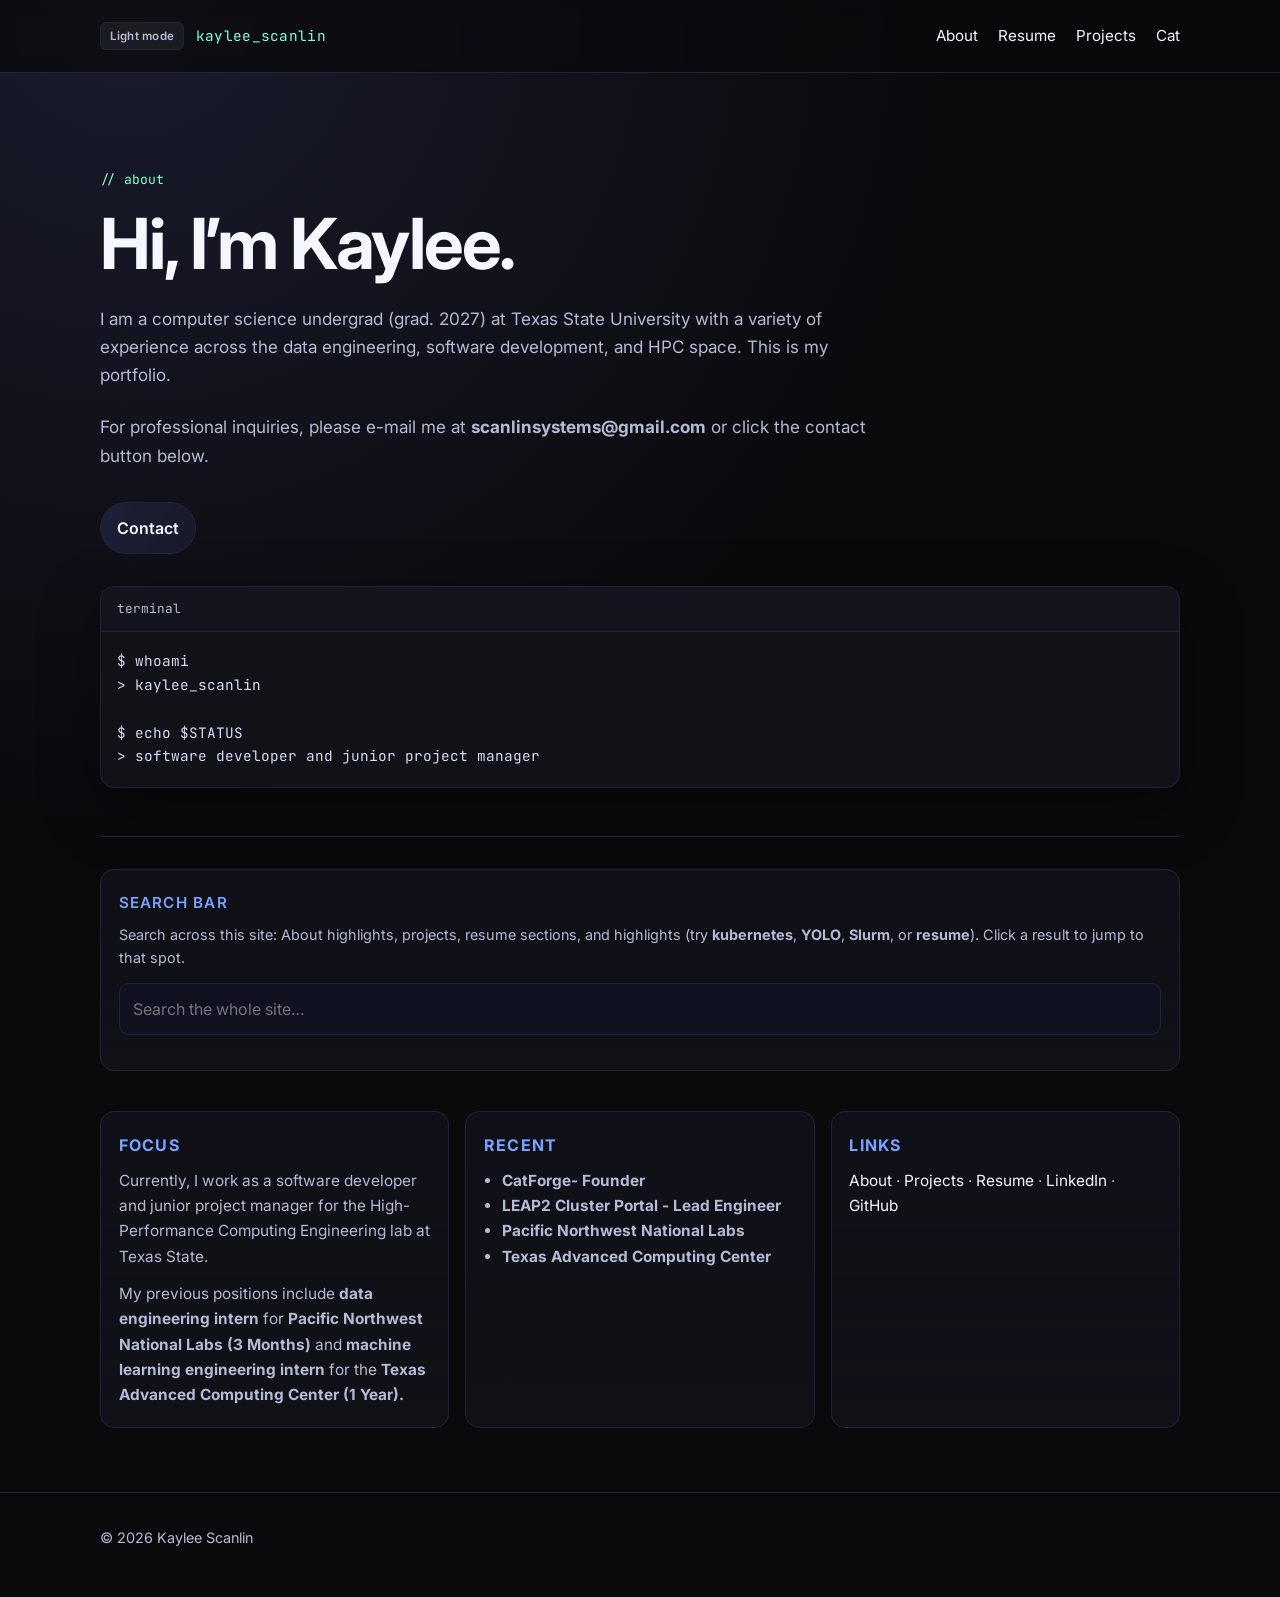
<file: index.html>
<!doctype html>
<html lang="en">
<head>
  <meta charset="utf-8" />
  <meta name="viewport" content="width=device-width,initial-scale=1" />
  <script>
    (function () {
      try {
        if (localStorage.getItem("site-theme") === "retro") {
          document.documentElement.setAttribute("data-theme", "retro");
        }
      } catch (_) {}
    })();
  </script>
  <link rel="stylesheet" href="/assets/css/theme.css" />
  <link rel="stylesheet" href="/assets/css/retro-light.css" />
  <title>Kaylee Scanlin</title>
  <meta name="description" content="Kaylee Scanlin — portfolio, projects, and writing." />
  <style>
    @import url("https://fonts.googleapis.com/css2?family=Inter:wght@400;500;600;700;800&family=JetBrains+Mono:wght@400;500;700&display=swap");

    :root {
      --bg: #0a0a0d;
      --panel: #111118;
      --panel-soft: #14141f;
      --text: #f5f7ff;
      --muted: #b5bbd6;
      --line: #232337;
      --accent: #86ffd1;
      --accent-2: #7aa2ff;
    }

    * {
      box-sizing: border-box;
    }

    html, body {
      margin: 0;
      padding: 0;
      background: radial-gradient(circle at 10% 0%, #1a1b2d 0%, var(--bg) 42%);
      color: var(--text);
      font-family: Inter, system-ui, sans-serif;
      line-height: 1.65;
    }

    a {
      color: var(--text);
      text-decoration: none;
    }

    a:hover {
      color: var(--accent);
    }

    .container {
      width: min(1080px, 92vw);
      margin: 0 auto;
    }

    .site-header {
      position: sticky;
      top: 0;
      z-index: 20;
      backdrop-filter: blur(8px);
      background: rgba(10, 10, 13, 0.75);
      border-bottom: 1px solid var(--line);
    }

    .nav {
      min-height: 72px;
      display: flex;
      align-items: center;
      justify-content: space-between;
      gap: 1rem;
    }

    .brand {
      font-family: "JetBrains Mono", monospace;
      font-size: 0.9rem;
      color: var(--accent);
      letter-spacing: 0.02em;
    }

    .brand::before {
      content: "kaylee_scanlin";
    }

    .nav-links {
      display: flex;
      align-items: center;
      gap: 1.25rem;
      font-size: 0.95rem;
      color: var(--muted);
    }

    .hero {
      padding: 6rem 0 3rem;
      border-bottom: 1px solid var(--line);
    }

    .eyebrow {
      font-family: "JetBrains Mono", monospace;
      font-size: 0.82rem;
      color: var(--accent);
      margin: 0 0 1rem;
    }

    h1 {
      font-size: clamp(2.2rem, 6vw, 4.4rem);
      line-height: 1.05;
      margin: 0;
      letter-spacing: -0.03em;
    }

    .lead {
      max-width: 72ch;
      margin-top: 1.5rem;
      font-size: 1.07rem;
      color: var(--muted);
    }

    .cta-row {
      margin-top: 2rem;
      display: flex;
      flex-wrap: wrap;
      gap: 0.75rem;
    }

    .btn {
      display: inline-flex;
      align-items: center;
      justify-content: center;
      padding: 0.75rem 1rem;
      border-radius: 999px;
      border: 1px solid var(--line);
      background: linear-gradient(120deg, #1d2038, #171827);
      font-weight: 600;
    }

    .btn:hover {
      border-color: var(--accent);
      transform: translateY(-1px);
      transition: 150ms ease;
    }

    .terminal {
      margin-top: 2rem;
      background: var(--panel);
      border: 1px solid var(--line);
      border-radius: 14px;
      overflow: hidden;
      box-shadow: 0 20px 60px rgba(0, 0, 0, 0.35);
    }

    .terminal-top {
      padding: 0.7rem 1rem;
      border-bottom: 1px solid var(--line);
      font-size: 0.8rem;
      color: var(--muted);
      font-family: "JetBrains Mono", monospace;
      background: var(--panel-soft);
    }

    .terminal-code {
      margin: 0;
      padding: 1.1rem 1rem 1.2rem;
      font-family: "JetBrains Mono", monospace;
      font-size: 0.9rem;
      color: #d7dcf7;
      white-space: pre-wrap;
    }

    .columns {
      display: grid;
      grid-template-columns: repeat(auto-fit, minmax(240px, 1fr));
      gap: 1rem;
      padding: 2.5rem 0 4rem;
    }

    .panel {
      border: 1px solid var(--line);
      border-radius: 14px;
      background: linear-gradient(180deg, rgba(26, 27, 45, 0.32), rgba(17, 17, 24, 0.95));
      padding: 1.2rem 1.1rem;
    }

    .t-h2 {
      margin-top: 0;
      margin-bottom: 0.6rem;
      font-size: 1rem;
      color: var(--accent-2);
      text-transform: uppercase;
      letter-spacing: 0.08em;
    }

    .t-body {
      margin: 0;
      color: var(--muted);
      font-size: 0.96rem;
    }

    ul.t-body {
      margin: 0;
      padding-left: 1.1rem;
    }

    .search-section {
      margin-top: 2rem;
      border: 1px solid var(--line);
      border-radius: 14px;
      background: linear-gradient(180deg, rgba(26, 27, 45, 0.32), rgba(17, 17, 24, 0.95));
      padding: 1.2rem 1.1rem;
    }

    .search-label {
      display: block;
      margin-bottom: 0.5rem;
      color: var(--accent-2);
      font-size: 0.95rem;
      text-transform: uppercase;
      letter-spacing: 0.08em;
      font-weight: 600;
    }

    .search-help {
      margin: 0 0 0.8rem;
      color: var(--muted);
      font-size: 0.9rem;
    }

    .search-input {
      width: 100%;
      border: 1px solid var(--line);
      border-radius: 10px;
      padding: 0.75rem 0.85rem;
      background: #0f1020;
      color: var(--text);
      font: inherit;
    }

    .search-results {
      margin-top: 1rem;
      display: grid;
      gap: 0.7rem;
    }

    .result-card {
      border: 1px solid var(--line);
      border-radius: 10px;
      padding: 0.85rem;
      background: rgba(10, 10, 13, 0.7);
    }

    a.result-card {
      display: block;
      color: inherit;
      text-decoration: none;
      transition: border-color 0.15s ease, transform 0.15s ease, box-shadow 0.15s ease;
    }

    a.result-card:hover {
      border-color: rgba(134, 255, 209, 0.45);
      transform: translateY(-1px);
      box-shadow: 0 10px 30px rgba(0, 0, 0, 0.25);
    }

    a.result-card:focus-visible {
      outline: 2px solid var(--accent);
      outline-offset: 2px;
    }

    a.result-card .result-title {
      color: var(--text);
    }

    a.result-card:hover .result-title {
      color: var(--accent);
    }

    .result-title {
      margin: 0;
      font-weight: 700;
      color: var(--text);
      font-size: 0.98rem;
    }

    .result-meta {
      margin: 0.2rem 0 0.35rem;
      color: var(--muted);
      font-size: 0.82rem;
      font-family: "JetBrains Mono", monospace;
    }

    .result-summary {
      margin: 0;
      color: var(--muted);
      font-size: 0.9rem;
    }

    .search-empty {
      margin-top: 0.75rem;
      color: var(--muted);
      font-size: 0.9rem;
    }

    .site-footer {
      border-top: 1px solid var(--line);
      padding: 1.2rem 0 2rem;
      color: var(--muted);
      font-size: 0.9rem;
    }

    .skip-link {
      position: absolute;
      left: -9999px;
    }

    .skip-link:focus {
      left: 1rem;
      top: 1rem;
      background: #fff;
      color: #000;
      padding: 0.5rem 0.75rem;
      border-radius: 6px;
      z-index: 999;
    }

    @media (max-width: 720px) {
      .nav {
        flex-direction: column;
        align-items: flex-start;
        justify-content: center;
        padding: 0.7rem 0;
      }
    }

    [id]:target {
      scroll-margin-top: 5.5rem;
    }

    section#about-hero:target,
    article.panel:target {
      box-shadow: 0 0 0 2px rgba(134, 255, 209, 0.35);
    }
  </style>
</head>
<body>
  <a class="skip-link" href="#main">Skip to content</a>

  <header class="site-header">
    <nav class="nav container">
      <div class="nav-start">
        <button type="button" id="themeToggle" class="theme-toggle" aria-pressed="false">Light mode</button>
        <a class="brand" href="/"></a>
      </div>
      <div id="navLinks" class="nav-links">
        <a href="/index.html">About</a>
        <a href="/pages/resume.html">Resume</a>
        <a href="/pages/projects.html">Projects</a>
        <a href="/pages/cat-pictures.html">Cat</a>
      </div>
    </nav>
  </header>

  <main id="main" class="container">
    <section id="about-hero" class="hero">
      <p class="eyebrow">// about</p>
      <h1>Hi, I’m Kaylee.</h1>

      <p class="lead">
        I am a computer science undergrad (grad. 2027) at Texas State University with a variety of experience across
        the data engineering, software development, and HPC space. This is my portfolio.
      </p>

      <p class="lead">
        For professional inquiries, please e-mail me at <b>scanlinsystems@gmail.com</b> or click the contact button below.
      </p>

      <div class="cta-row">
        <a class="btn" href="mailto:scanlinsystems@gmail.com">Contact</a>
      </div>

      <div class="terminal" aria-hidden="true">
        <div class="terminal-top">terminal</div>
        <pre class="terminal-code">$ whoami
> kaylee_scanlin

$ echo $STATUS
> software developer and junior project manager</pre>
      </div>
    </section>

    <section class="search-section" aria-labelledby="search-title">
      <label id="search-title" class="search-label" for="siteSearch">Search Bar</label>
      <p class="search-help">Search across this site: About highlights, projects, resume sections, and highlights (try <b>kubernetes</b>, <b>YOLO</b>, <b>Slurm</b>, or <b>resume</b>). Click a result to jump to that spot.</p>
      <input
        id="siteSearch"
        class="search-input"
        type="search"
        placeholder="Search the whole site…"
        autocomplete="off"
      />
      <div id="searchResults" class="search-results"></div>
      <p id="searchEmpty" class="search-empty" hidden>No matching posts found.</p>
    </section>

    <section class="columns">
      <article id="about-panel-focus" class="panel">
        <h2 class="t-h2">Focus</h2>
        <p class="t-body">Currently, I work as a software developer and junior project manager for the High-Performance
          Computing Engineering lab at Texas State.</p>
        <p class="t-body" style="margin-top:0.75rem;">My previous positions include <b>data engineering intern</b> for <b>Pacific
          Northwest National Labs (3 Months)</b> and <b>machine learning engineering intern</b> for the <b>Texas Advanced Computing Center (1 Year).</b>
        </p>
      </article>

      <article id="about-panel-recent" class="panel">
        <h2 class="t-h2">Recent</h2>
        <ul class="t-body">
          <li><b>CatForge- Founder</b></li>
          <li><b>LEAP2 Cluster Portal - Lead Engineer</b></li>
          <li><b>Pacific Northwest National Labs</b></li>
          <li><b>Texas Advanced Computing Center</b></li>
        </ul>
      </article>

      <article id="about-panel-links" class="panel">
        <h2 class="t-h2">Links</h2>
        <p class="t-body">
          <a href="/index.html">About</a> ·
          <a href="/pages/projects.html">Projects</a> ·
          <a href="/pages/resume.html" target="_blank">Resume</a> ·
          <a href="https://www.linkedin.com/in/kaylee-scanlin-6815b8284/" target="_blank">LinkedIn</a> ·
          <a href="https://github.com/kscnl1n" target="_blank">GitHub</a>
        </p>
      </article>
    </section>
  </main>

  <!---- TODO: replace this footer with a transparent background and have a 100x100 px jpg of Fungus as the mouse. -->
  <footer class="site-footer">
    <div class="container">
      <p>© <span id="year"></span> Kaylee Scanlin</p>
    </div>
  </footer>

  <script src="/assets/js/theme.js" defer></script>
  <script>
    document.getElementById("year").textContent = new Date().getFullYear();

    const fallbackPosts = [
      {
        title: "Texas State Projects - Founder",
        type: "Project",
        summary: "Founded and led Texas State Projects.",
        tags: ["project", "founder", "leadership"],
        href: "pages/resume.html#resume-lead-catforge"
      },
      {
        title: "LEAP2 Cluster Portal - Lead Engineer",
        type: "Project",
        summary: "Led engineering for the LEAP2 cluster portal.",
        tags: ["hpc", "engineering", "slurm", "portal"],
        href: "pages/resume.html#resume-exp-cads-leap2"
      },
      {
        title: "Pacific Northwest National Labs - Data Engineering Intern",
        type: "Work Experience",
        summary: "Worked on data engineering and analytics initiatives.",
        tags: ["data engineering", "analytics", "ai", "ml"],
        href: "pages/resume.html#resume-exp-pnnl"
      },
      {
        title: "Texas Advanced Computing Center - Machine Learning Engineering Intern",
        type: "Work Experience",
        summary: "Contributed to machine learning engineering projects.",
        tags: ["ai", "machine learning", "hpc", "research"],
        href: "pages/resume.html#resume-exp-tacc"
      },
      {
        title: "Software Developer and Junior Project Manager - High-Performance Computing Engineering Lab at Texas State",
        type: "Work Experience",
        summary: "Current role focused on software and project delivery in HPC.",
        tags: ["hpc", "software development", "project management"],
        href: "pages/resume.html#resume-exp-cads-leap2"
      }
    ];

    /** Directory URL for the current page (trailing slash), works in subfolders. */
    function siteBaseUrl() {
      const path = window.location.pathname || "/";
      if (path.endsWith("/")) {
        return path;
      }
      const trimmed = path.replace(/[^/]+$/, "");
      return trimmed || "/";
    }

    function resolveSiteUrl(relativeHref) {
      if (!relativeHref) {
        return window.location.pathname + window.location.search + window.location.hash;
      }
      const u = new URL(relativeHref, window.location.origin + siteBaseUrl());
      return u.pathname + u.search + u.hash;
    }

    function escapeHtml(value) {
      return String(value)
        .replace(/&/g, "&amp;")
        .replace(/</g, "&lt;")
        .replace(/>/g, "&gt;")
        .replace(/"/g, "&quot;")
        .replace(/'/g, "&#39;");
    }

    function truncate(text, maxLen) {
      const t = String(text || "").replace(/\s+/g, " ").trim();
      if (t.length <= maxLen) {
        return t;
      }
      return t.slice(0, maxLen - 1).trimEnd() + "…";
    }

    function tokenizeQuery(query) {
      return String(query || "")
        .toLowerCase()
        .split(/\s+/)
        .map((t) => t.trim())
        .filter(Boolean);
    }

    function haystackForHit(hit) {
      return [hit.title, hit.type, hit.summary, (hit.tags || []).join(" "), hit.keywords || ""].join(" ").toLowerCase();
    }

    function matchesTokens(haystack, tokens) {
      if (!tokens.length) {
        return true;
      }
      return tokens.every((t) => haystack.includes(t));
    }

    function parseProjectsHtml(html) {
      const doc = new DOMParser().parseFromString(html, "text/html");
      const hits = [];
      doc.querySelectorAll(".project-card[data-keywords][id]").forEach((card) => {
        const titleEl = card.querySelector(".project-card__title");
        const bodyEl = card.querySelector(".project-card__body");
        const title = titleEl ? titleEl.textContent.trim() : card.id;
        const summary = bodyEl ? bodyEl.textContent.trim() : "";
        const tags = Array.from(card.querySelectorAll(".project-tags li")).map((li) => li.textContent.trim());
        const keywords = (card.getAttribute("data-keywords") || "").replace(/\s+/g, " ").trim();
        const section = card.closest("[data-section]");
        const sectionLabel = section && section.getAttribute("data-section") === "professional" ? "Professional project" : "Personal project";
        hits.push({
          title,
          type: sectionLabel,
          summary: truncate(summary, 220),
          tags,
          keywords,
          href: "pages/projects.html#" + card.id
        });
      });
      return hits;
    }

    function parseResumeHtml(html) {
      const doc = new DOMParser().parseFromString(html, "text/html");
      const hits = [];
      const main = doc.querySelector("main.container");
      if (!main) {
        return hits;
      }

      main.querySelectorAll("section[id] > h2").forEach((h2) => {
        const section = h2.closest("section[id]");
        if (!section) {
          return;
        }
        const title = h2.textContent.trim();
        const summary = truncate(section.textContent.replace(/\s+/g, " ").trim(), 200);
        hits.push({
          title: "Resume — " + title,
          type: "Resume section",
          summary,
          tags: ["resume", title.toLowerCase()],
          keywords: "resume " + title.toLowerCase(),
          href: "pages/resume.html#" + section.id
        });
      });

      main.querySelectorAll("article[id] > h3:first-of-type").forEach((h3) => {
        const article = h3.closest("article[id]");
        if (!article) {
          return;
        }
        const title = h3.textContent.trim();
        const summary = truncate(article.textContent.replace(/\s+/g, " ").trim(), 220);
        const tags = ["resume"];
        hits.push({
          title: "Resume — " + title,
          type: "Resume",
          summary,
          tags,
          keywords: ("resume " + title + " " + summary).toLowerCase(),
          href: "pages/resume.html#" + article.id
        });
      });

      const dl = doc.querySelector("#resume-pdf-download");
      if (dl) {
        hits.push({
          title: "Resume — Download PDF",
          type: "Resume",
          summary: "Download the latest PDF resume.",
          tags: ["resume", "pdf", "download"],
          keywords: "resume pdf download scanlin",
          href: "pages/resume.html#resume-pdf-download"
        });
      }

      return hits;
    }

    function parseCatPicturesHtml(html) {
      const doc = new DOMParser().parseFromString(html, "text/html");
      const hero = doc.querySelector("#page-fungus");
      if (!hero) {
        return [];
      }
      const title = hero.querySelector("h1");
      const body = hero.querySelector("p");
      return [
        {
          title: title ? title.textContent.trim() : "Fungus",
          type: "Cat pictures",
          summary: body ? body.textContent.trim() : "Photo gallery.",
          tags: ["cat", "fungus", "photos", "gallery"],
          keywords: "fungus cat pictures photos gallery pet",
          href: "pages/cat-pictures.html#page-fungus"
        }
      ];
    }

    function parseAboutPageHits() {
      const hits = [];
      const hero = document.querySelector("#about-hero");
      if (hero) {
        const summary = truncate(hero.textContent.replace(/\s+/g, " ").trim(), 260);
        hits.push({
          title: "About — Kaylee Scanlin",
          type: "Home",
          summary,
          tags: ["about", "portfolio", "texas state", "hpc", "contact"],
          keywords: summary.toLowerCase() + " undergrad computer science portfolio email",
          href: "index.html#about-hero"
        });
      }

      document.querySelectorAll(".columns .panel[id]").forEach((panel) => {
        const h2 = panel.querySelector(".t-h2");
        const label = h2 ? h2.textContent.trim() : "Highlight";
        hits.push({
          title: "About — " + label,
          type: "Home",
          summary: truncate(panel.textContent.replace(/\s+/g, " ").trim(), 220),
          tags: ["about", label.toLowerCase()],
          keywords: (label + " " + panel.textContent).toLowerCase(),
          href: "index.html#" + panel.id
        });
      });

      return hits;
    }

    function normalizeJsonPosts(rows) {
      if (!Array.isArray(rows)) {
        return [];
      }
      return rows.map((row) => ({
        title: row.title,
        type: row.type || "Post",
        summary: row.summary || "",
        tags: Array.isArray(row.tags) ? row.tags : [],
        keywords: (Array.isArray(row.tags) ? row.tags.join(" ") : "") + " " + (row.title || "") + " " + (row.summary || ""),
        href: row.href || ""
      }));
    }

    let searchableHits = [];
    let indexReady = false;

    const searchInput = document.getElementById("siteSearch");
    const resultsRoot = document.getElementById("searchResults");
    const emptyState = document.getElementById("searchEmpty");

    function renderResults(hits) {
      resultsRoot.innerHTML = "";
      emptyState.hidden = hits.length !== 0;

      hits.forEach((hit) => {
        const href = resolveSiteUrl(hit.href);
        const tags = (hit.tags || []).join(", ");
        const link = document.createElement("a");
        link.className = "result-card";
        link.href = href;
        link.innerHTML =
          "<h3 class=\"result-title\">" +
          escapeHtml(hit.title) +
          "</h3>" +
          "<p class=\"result-meta\">" +
          escapeHtml(hit.type) +
          " · Tags: " +
          escapeHtml(tags) +
          "</p>" +
          "<p class=\"result-summary\">" +
          escapeHtml(hit.summary) +
          "</p>";
        resultsRoot.appendChild(link);
      });
    }

    function runSearch() {
      const raw = searchInput.value.trim();
      const tokens = tokenizeQuery(raw);
      if (!tokens.length) {
        resultsRoot.innerHTML = "";
        emptyState.hidden = true;
        return;
      }

      if (!indexReady) {
        resultsRoot.innerHTML = "";
        emptyState.hidden = false;
        emptyState.textContent = "Loading search index…";
        return;
      }

      emptyState.textContent = "No matching results.";
      const filtered = searchableHits.filter((hit) => matchesTokens(haystackForHit(hit), tokens));
      renderResults(filtered);
    }

    async function fetchText(url) {
      const res = await fetch(url, { credentials: "same-origin" });
      if (!res.ok) {
        throw new Error("Failed to fetch: " + url);
      }
      return res.text();
    }

    async function buildSearchIndex() {
      const base = siteBaseUrl();
      const aboutHits = parseAboutPageHits();

      let posts = [];
      try {
        const res = await fetch(new URL("assets/data/posts.json", window.location.origin + base).pathname, {
          credentials: "same-origin"
        });
        if (res.ok) {
          posts = normalizeJsonPosts(await res.json());
        }
      } catch (e) {
        posts = normalizeJsonPosts(fallbackPosts);
      }
      if (!posts.length) {
        posts = normalizeJsonPosts(fallbackPosts);
      }

      const hits = aboutHits.concat(posts);

      const remoteSpecs = [
        { key: "projects", path: "pages/projects.html" },
        { key: "resume", path: "pages/resume.html" },
        { key: "cats", path: "pages/cat-pictures.html" }
      ];

      await Promise.all(
        remoteSpecs.map(async (spec) => {
          try {
            const url = new URL(spec.path, window.location.origin + base).pathname;
            const html = await fetchText(url);
            if (spec.key === "projects") {
              hits.push.apply(hits, parseProjectsHtml(html));
            } else if (spec.key === "resume") {
              hits.push.apply(hits, parseResumeHtml(html));
            } else if (spec.key === "cats") {
              hits.push.apply(hits, parseCatPicturesHtml(html));
            }
          } catch (err) {
            console.warn("Site search could not index " + spec.path + ":", err);
          }
        })
      );

      const dedup = new Map();
      hits.forEach((hit) => {
        const key = (hit.href || "") + "|" + (hit.title || "");
        if (!dedup.has(key)) {
          dedup.set(key, hit);
        }
      });
      searchableHits = Array.from(dedup.values());
      indexReady = true;
      emptyState.textContent = "No matching results.";
      runSearch();
    }

    searchInput.addEventListener("input", runSearch);
    buildSearchIndex();
  </script>
</body>
</html>
</file>
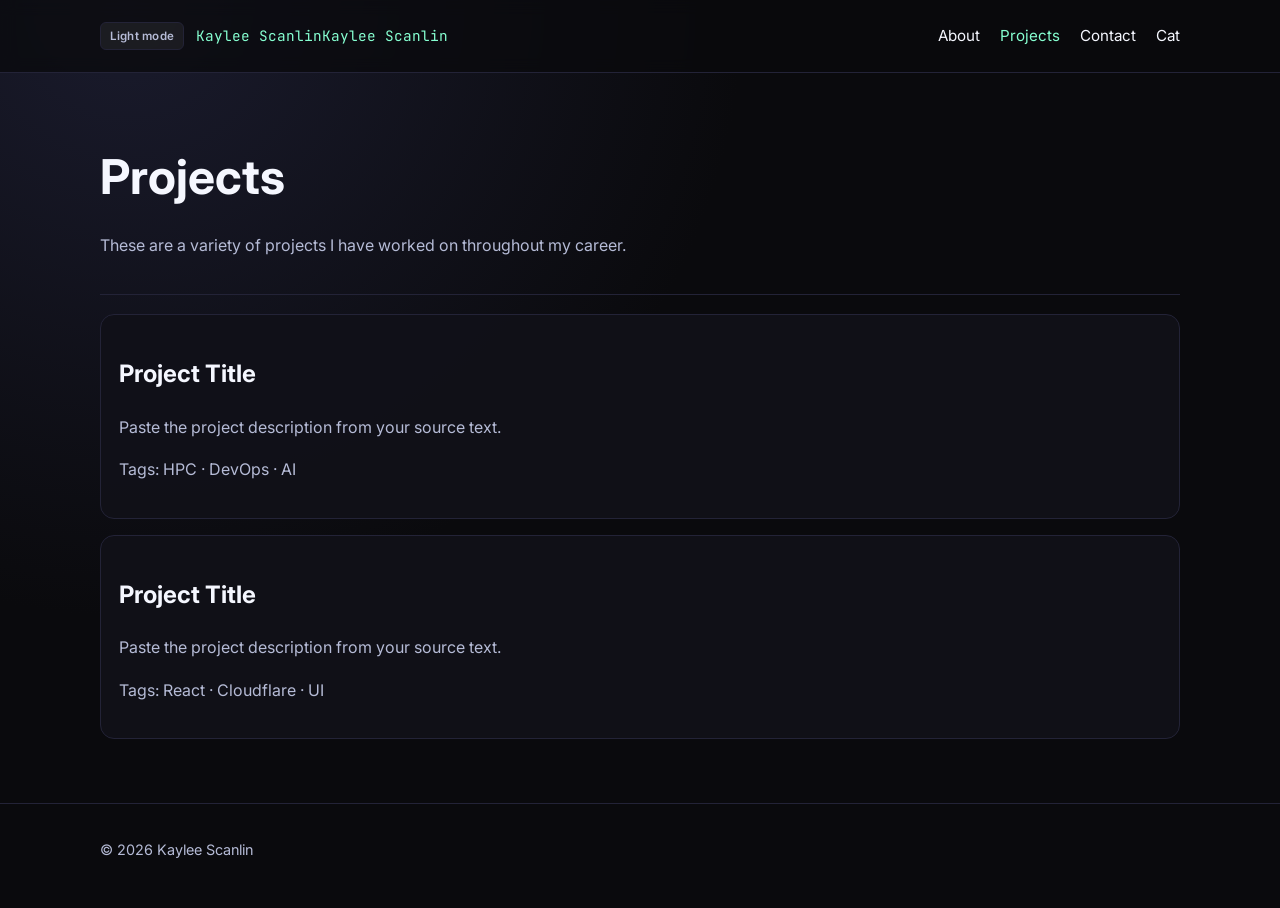
<file: pages/blog.html>
<!doctype html>
<html lang="en">
<head>
  <meta charset="utf-8" />
  <meta name="viewport" content="width=device-width,initial-scale=1" />
  <script>
    (function () {
      try {
        if (localStorage.getItem("site-theme") === "retro") {
          document.documentElement.setAttribute("data-theme", "retro");
        }
      } catch (_) {}
    })();
  </script>
  <link rel="stylesheet" href="/assets/css/theme.css" />
  <link rel="stylesheet" href="/assets/css/retro-light.css" />
  <title>Projects</title>
  <style>
    @import url("https://fonts.googleapis.com/css2?family=Inter:wght@400;500;600;700;800&family=JetBrains+Mono:wght@400;500;700&display=swap");
    :root {
      --bg: #0a0a0d; --text: #f5f7ff; --muted: #b5bbd6; --line: #232337; --accent: #86ffd1;
    }
    * { box-sizing: border-box; }
    html, body {
      margin: 0; padding: 0; color: var(--text); line-height: 1.65; font-family: Inter, system-ui, sans-serif;
      background: radial-gradient(circle at 10% 0%, #1a1b2d 0%, var(--bg) 42%);
    }
    a { color: var(--text); text-decoration: none; }
    a:hover { color: var(--accent); }
    .container { width: min(1080px, 92vw); margin: 0 auto; }
    .site-header { position: sticky; top: 0; z-index: 20; backdrop-filter: blur(8px); background: rgba(10,10,13,.75); border-bottom: 1px solid var(--line); }
    .nav { min-height: 72px; display: flex; align-items: center; justify-content: space-between; gap: 1rem; }
    .brand { font-family: "JetBrains Mono", monospace; font-size: .9rem; color: var(--accent); }
    .nav-links { display: flex; gap: 1.25rem; font-size: .95rem; }
    .active { color: var(--accent); }
    .brand::before { content: "Kaylee Scanlin"; }
    main.container { padding: 4rem 0; }
    .page-head { border-bottom: 1px solid var(--line); padding-bottom: 1.2rem; margin-bottom: 1.2rem; }
    .t-h1 { margin: 0 0 0.6rem; font-size: clamp(2rem, 5vw, 3rem); }
    .t-lead, .t-body, .t-small { color: var(--muted); }
    .stack { display: grid; gap: 1rem; }
    .panel { border: 1px solid var(--line); border-radius: 14px; padding: 1.2rem 1.1rem; background: rgba(17,17,24,.92); }
    .site-footer { border-top: 1px solid var(--line); padding: 1.2rem 0 2rem; color: var(--muted); font-size: .9rem; }
    @media (max-width: 720px) {
      .nav { flex-direction: column; align-items: flex-start; justify-content: center; padding: 0.7rem 0; }
    }
  </style>
</head>
<body>
  <header class="site-header">
    <nav class="nav container">
      <div class="nav-start">
        <button type="button" id="themeToggle" class="theme-toggle" aria-pressed="false">Light mode</button>
        <a class="brand" href="/">Kaylee Scanlin</a>
      </div>
      <div id="navLinks" class="nav-links">
        <a href="/index.html">About</a>
        <a class="active" href="/pages/projects.html" aria-current="page">Projects</a>
        <a href="mailto:scanlinsystems@gmail.com">Contact</a>
        <a href="/pages/cat-pictures.html">Cat</a>
      </div>
    </nav>
  </header>

  <main class="container">
    <header class="page-head">
      <h1 class="t-h1">Projects</h1>
      <p class="t-lead">These are a variety of projects I have worked on throughout my career.</p>
    </header>

    <section class="stack">
      <article class="panel">
        <h2 class="t-h2">Project Title</h2>
        <p class="t-body">Paste the project description from your source text.</p>
        <p class="t-small">Tags: HPC · DevOps · AI</p>
      </article>

      <article class="panel">
        <h2 class="t-h2">Project Title</h2>
        <p class="t-body">Paste the project description from your source text.</p>
        <p class="t-small">Tags: React · Cloudflare · UI</p>
      </article>
    </section>
  </main>

  <footer class="site-footer">
    <div class="container">
      <p class="t-small">© <span id="year"></span> Kaylee Scanlin</p>
    </div>
  </footer>
  <script src="/assets/js/theme.js" defer></script>
  <script>
    document.getElementById("year").textContent = new Date().getFullYear();
  </script>
</body>
</html>
</file>
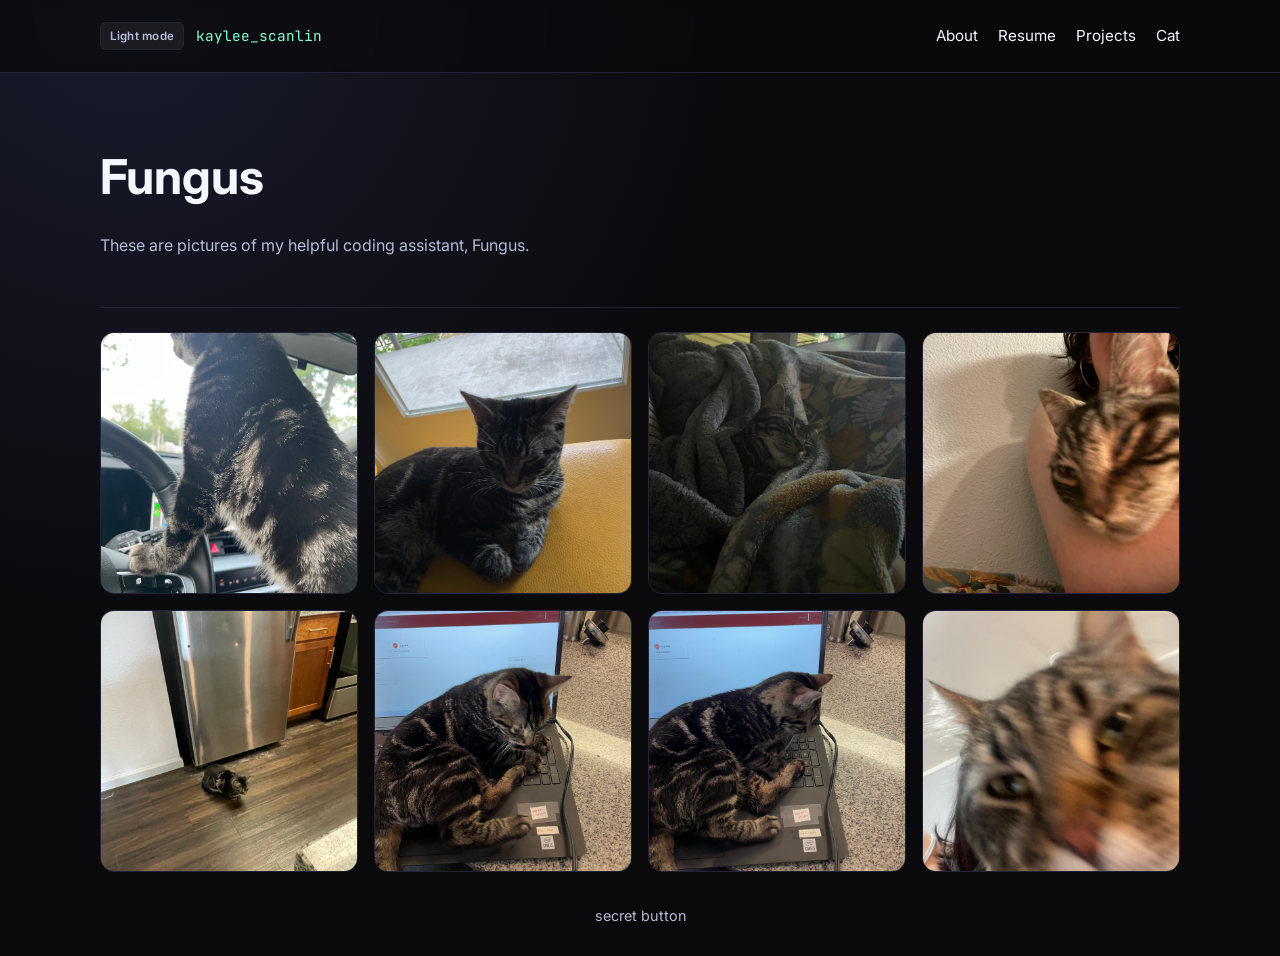
<file: pages/cat-pictures.html>
<!doctype html>
<html lang="en">
<head>
  <meta charset="utf-8" />
  <meta name="viewport" content="width=device-width,initial-scale=1" />
  <script>
    (function () {
      try {
        if (localStorage.getItem("site-theme") === "retro") {
          document.documentElement.setAttribute("data-theme", "retro");
        }
      } catch (_) {}
    })();
  </script>
  <link rel="stylesheet" href="/assets/css/theme.css" />
  <link rel="stylesheet" href="/assets/css/retro-light.css" />
  <title>Fungus</title>
  <style>
    @import url("https://fonts.googleapis.com/css2?family=Inter:wght@400;500;600;700;800&family=JetBrains+Mono:wght@400;500;700&display=swap");
    :root {
      --bg: #0a0a0d; --text: #f5f7ff; --muted: #b5bbd6; --line: #232337; --accent: #86ffd1;
    }
    * { box-sizing: border-box; }
    html, body {
      margin: 0; padding: 0; color: var(--text); line-height: 1.65; font-family: Inter, system-ui, sans-serif;
      background: radial-gradient(circle at 10% 0%, #1a1b2d 0%, var(--bg) 42%);
    }
    a { color: var(--text); text-decoration: none; }
    a:hover { color: var(--accent); }
    .container { width: min(1080px, 92vw); margin: 0 auto; }
    .site-header { position: sticky; top: 0; z-index: 20; backdrop-filter: blur(8px); background: rgba(10,10,13,.75); border-bottom: 1px solid var(--line); }
    .nav { min-height: 72px; display: flex; align-items: center; justify-content: space-between; gap: 1rem; }
    .brand { font-family: "JetBrains Mono", monospace; font-size: .9rem; color: var(--accent); }
    .brand::before { content: "kaylee_scanlin"; }
    .nav-links { display: flex; gap: 1.25rem; font-size: .95rem; }
    .active { color: var(--accent); }
    .hero { padding: 4rem 0 2rem; border-bottom: 1px solid var(--line); margin-bottom: 1.5rem; }
    h1 { margin: 0 0 0.8rem; font-size: clamp(2rem, 5vw, 3rem); }
    .t-body { color: var(--muted); }
    .gallery {
      display: grid; grid-template-columns: repeat(auto-fit, minmax(210px, 1fr)); gap: 1rem; padding-bottom: 2rem;
    }
    .gallery a {
      border: 1px solid var(--line); border-radius: 14px; overflow: hidden; display: block; background: #111118;
      transition: transform 140ms ease, border-color 140ms ease;
    }
    .gallery a:hover { transform: translateY(-3px); border-color: var(--accent); }
    .gallery img { width: 100%; height: 260px; object-fit: cover; display: block; }
    .secret-fungus { color: var(--muted); text-align: center; margin: 0 0 1.8rem; font-size: 0.9rem; }
    section[id]:target { scroll-margin-top: 5.5rem; box-shadow: 0 0 0 2px rgba(134, 255, 209, 0.35); }
    @media (max-width: 720px) {
      .nav { flex-direction: column; align-items: flex-start; justify-content: center; padding: 0.7rem 0; }
    }
  </style>
</head>
<body>
  <header class="site-header">
    <nav class="nav container">
      <div class="nav-start">
        <button type="button" id="themeToggle" class="theme-toggle" aria-pressed="false">Light mode</button>
        <a class="brand" href="/"></a>
      </div>
      <div id="navLinks" class="nav-links">
        <a href="/index.html">About</a>
        <a href="/pages/resume.html">Resume</a>
        <a href="/pages/projects.html">Projects</a>
        <a href="/pages/cat-pictures.html">Cat</a>
      </div>
    </nav>
  </header>

  <main id="main" class="container">
    <section id="page-fungus" class="hero">
      <h1>Fungus</h1>
      <p class="t-body">These are pictures of my helpful coding assistant, Fungus.</p>
    </section>

    <div class="gallery">
      <a href="/assets/css/static/images/fungus_1.jpeg" target="_blank">
        <img src="/assets/css/static/images/fungus_1.jpeg" alt="Photo 1">
      </a>
      <a href="/assets/css/static/images/fungus_2.jpeg" target="_blank">
        <img src="/assets/css/static/images/fungus_2.jpeg" alt="Photo 1">
      </a>
      <a href="/assets/css/static/images/fungus_3.jpeg" target="_blank">
        <img src="/assets/css/static/images/fungus_3.jpeg" alt="Photo 1">
      </a>
      <a href="/assets/css/static/images/fungus_4.jpeg" target="_blank">
        <img src="/assets/css/static/images/fungus_4.jpeg" alt="Photo 1">
      </a>
      <a href="/assets/css/static/images/fungus_5.jpeg" target="_blank">
        <img src="/assets/css/static/images/fungus_5.jpeg" alt="Photo 1">
      </a>
      <a href="/assets/css/static/images/fungus_6.jpeg" target="_blank">
        <img src="/assets/css/static/images/fungus_6.jpeg" alt="Photo 1">
      </a>
      <a href="/assets/css/static/images/fungus_7.jpeg" target="_blank">
        <img src="/assets/css/static/images/fungus_7.jpeg" alt="Photo 1">
      </a>
      <a href="/assets/css/static/images/fungus_8.jpeg" target="_blank">
        <img src="/assets/css/static/images/fungus_8.jpeg" alt="Photo 1">
      </a>
    </div>
  </main>

  <p class="secret-fungus">
    secret button
    <!-- breathing space -->
  </p>
  <script src="/assets/js/theme.js" defer></script>
</body>
</html>
</file>
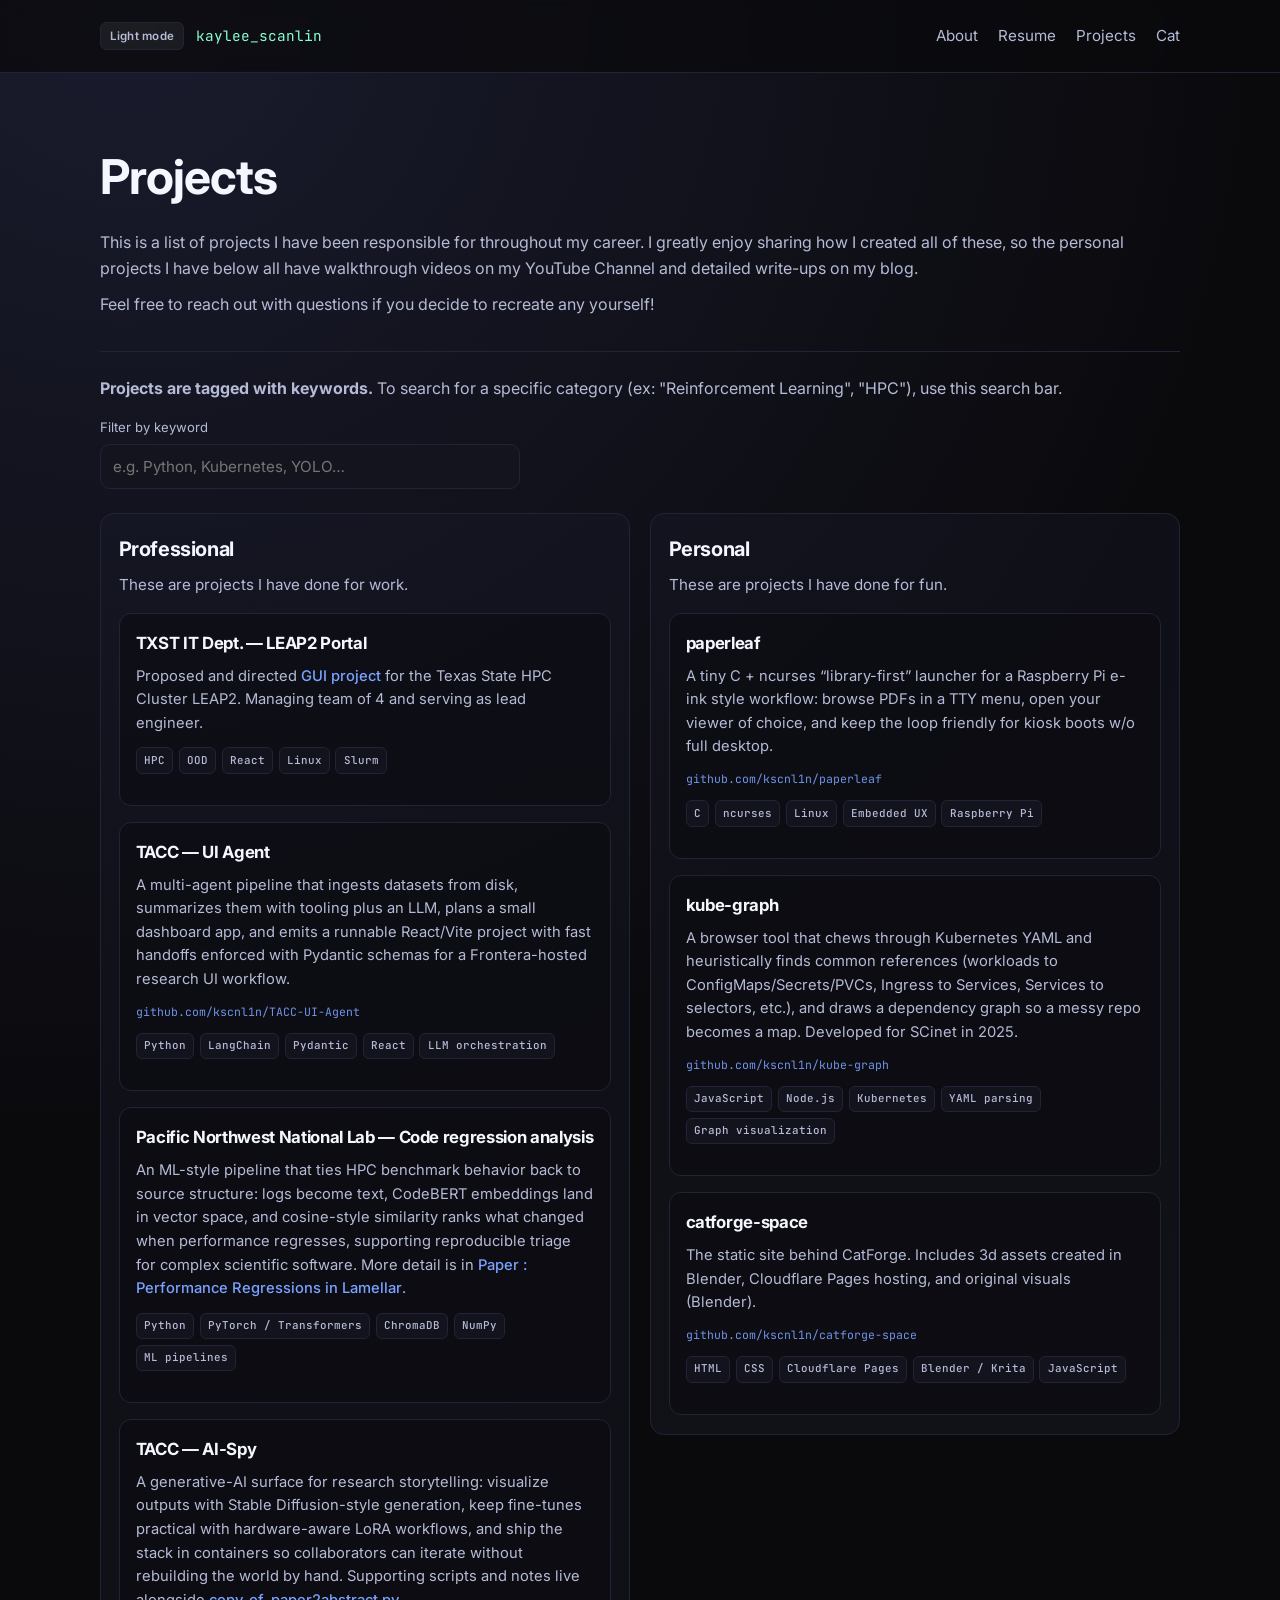
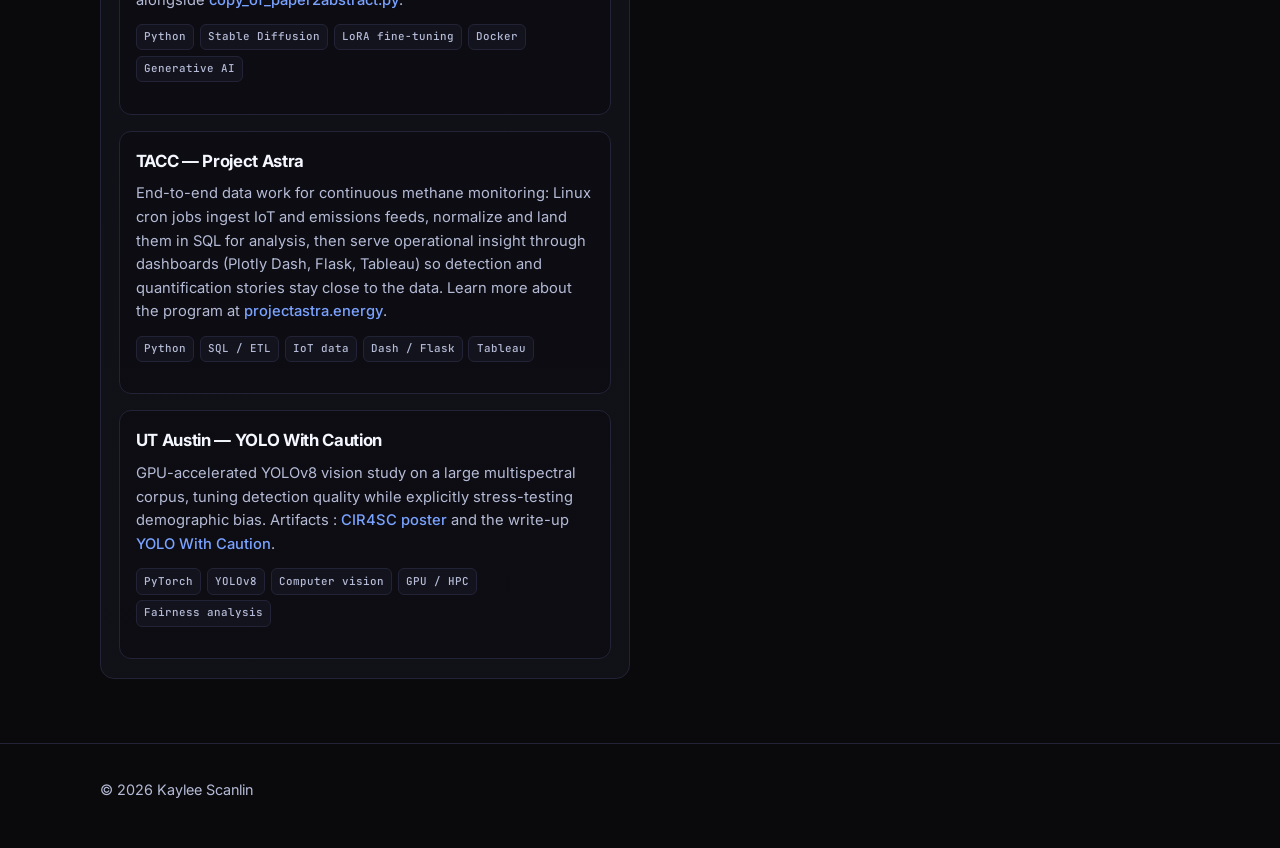
<file: pages/projects.html>
<!doctype html>
<html lang="en">
<head>
  <meta charset="utf-8" />
  <meta name="viewport" content="width=device-width,initial-scale=1" />
  <script>
    (function () {
      try {
        if (localStorage.getItem("site-theme") === "retro") {
          document.documentElement.setAttribute("data-theme", "retro");
        }
      } catch (_) {}
    })();
  </script>
  <link rel="stylesheet" href="/assets/css/theme.css" />
  <link rel="stylesheet" href="/assets/css/retro-light.css" />
  <title>Projects — Kaylee Scanlin</title>
  <style>
    @import url("https://fonts.googleapis.com/css2?family=Inter:wght@400;500;600;700;800&family=JetBrains+Mono:wght@400;500;700&display=swap");

    :root {
      --bg: #0a0a0d;
      --panel: #111118;
      --panel-soft: #14141f;
      --text: #f5f7ff;
      --muted: #b5bbd6;
      --line: #232337;
      --accent: #86ffd1;
      --accent-2: #7aa2ff;
    }
    * { box-sizing: border-box; }
    html, body {
      margin: 0; padding: 0;
      background: radial-gradient(circle at 10% 0%, #1a1b2d 0%, var(--bg) 42%);
      color: var(--text); font-family: Inter, system-ui, sans-serif; line-height: 1.65;
    }
    a { color: var(--accent-2); text-decoration: none; }
    a:hover { color: var(--accent); }
    .container { width: min(1080px, 92vw); margin: 0 auto; }
    .site-header {
      position: sticky; top: 0; z-index: 20; backdrop-filter: blur(8px);
      background: rgba(10, 10, 13, 0.75); border-bottom: 1px solid var(--line);
    }
    .nav { min-height: 72px; display: flex; align-items: center; justify-content: space-between; gap: 1rem; }
    .brand { font-family: "JetBrains Mono", monospace; font-size: 0.9rem; color: var(--accent); }
    .brand::before { content: "kaylee_scanlin"; }
    .nav-links { display: flex; gap: 1.25rem; font-size: 0.95rem; color: var(--muted); }
    .nav-links a { color: var(--muted); }
    .nav-links a:hover { color: var(--accent); }
    .active { color: var(--accent) !important; }
    main.container { padding: 4rem 0; }
    .page-head { border-bottom: 1px solid var(--line); padding-bottom: 1.5rem; margin-bottom: 1.4rem; }
    .page-head h1 { margin: 0 0 0.8rem; font-size: clamp(2rem, 5vw, 3rem); letter-spacing: -0.02em; }
    .lead { color: var(--muted); margin: 0.6rem 0; }
    .stack {
      display: grid;
      grid-template-columns: repeat(2, minmax(0, 1fr));
      gap: 1.25rem;
      margin-top: 1.5rem;
      align-items: start;
    }
    .panel {
      border: 1px solid var(--line); border-radius: 14px; padding: 1.2rem 1.1rem;
      background: linear-gradient(180deg, rgba(26, 27, 45, 0.32), rgba(17, 17, 24, 0.95));
    }
    .panel > h1 {
      margin: 0 0 0.35rem;
      font-size: 1.25rem;
      letter-spacing: -0.02em;
    }
    .panel > .lead { margin-top: 0; font-size: 0.95rem; }
    .project-list {
      display: flex;
      flex-direction: column;
      gap: 1rem;
      margin-top: 1rem;
    }
    .project-card {
      display: block;
      border: 1px solid var(--line);
      border-radius: 12px;
      padding: 1rem 1rem 0.95rem;
      background: rgba(10, 10, 16, 0.55);
      transition: border-color 0.15s ease, box-shadow 0.15s ease;
    }
    a.project-card {
      color: inherit;
    }
    a.project-card:hover {
      border-color: rgba(134, 255, 209, 0.35);
      box-shadow: 0 0 0 1px rgba(134, 255, 209, 0.12);
    }
    a.project-card:hover .project-card__title {
      color: var(--accent);
    }
    .project-card--hidden {
      display: none !important;
    }
    .project-card__title {
      margin: 0 0 0.45rem;
      font-size: 1.05rem;
      font-weight: 700;
      letter-spacing: -0.02em;
      color: var(--text);
    }
    .project-card__body {
      margin: 0;
      font-size: 0.92rem;
      color: var(--muted);
      line-height: 1.6;
    }
    .project-card__body a {
      font-weight: 500;
    }
    .project-card__meta {
      margin-top: 0.65rem;
      font-family: "JetBrains Mono", monospace;
      font-size: 0.72rem;
      color: var(--accent-2);
      opacity: 0.9;
    }
    .project-tags {
      display: flex;
      flex-wrap: wrap;
      gap: 0.35rem;
      margin-top: 0.75rem;
      padding: 0;
      list-style: none;
    }
    .project-tags li {
      font-family: "JetBrains Mono", monospace;
      font-size: 0.68rem;
      font-weight: 500;
      padding: 0.2rem 0.45rem;
      border-radius: 6px;
      border: 1px solid var(--line);
      color: var(--muted);
      background: rgba(20, 20, 31, 0.9);
    }
    .search-wrap {
      margin-top: 1rem;
    }
    .search-wrap label {
      display: block;
      font-size: 0.82rem;
      color: var(--muted);
      margin-bottom: 0.35rem;
    }
    #projectSearch {
      width: 100%;
      max-width: 420px;
      padding: 0.55rem 0.75rem;
      border-radius: 10px;
      border: 1px solid var(--line);
      background: var(--panel-soft);
      color: var(--text);
      font: inherit;
      font-size: 0.95rem;
    }
    #projectSearch:focus {
      outline: none;
      border-color: rgba(122, 162, 255, 0.55);
      box-shadow: 0 0 0 3px rgba(122, 162, 255, 0.12);
    }
    .site-footer { border-top: 1px solid var(--line); padding: 1.2rem 0 2rem; color: var(--muted); font-size: 0.9rem; }
    @media (max-width: 900px) {
      .stack { grid-template-columns: 1fr; }
    }
    @media (max-width: 720px) {
      .nav { flex-direction: column; align-items: flex-start; justify-content: center; padding: 0.7rem 0; }
    }
    .project-card[id]:target {
      scroll-margin-top: 5.5rem;
      box-shadow: 0 0 0 2px rgba(134, 255, 209, 0.45);
    }
  </style>
</head>
<body>
  <header class="site-header">
    <nav class="nav container">
      <div class="nav-start">
        <button type="button" id="themeToggle" class="theme-toggle" aria-pressed="false">Light mode</button>
        <a class="brand" href="/"></a>
      </div>
      <div id="navLinks" class="nav-links">
        <a href="/index.html">About</a>
        <a href="/pages/resume.html">Resume</a>
        <a href="/pages/projects.html">Projects</a>
        <a href="/pages/cat-pictures.html">Cat</a>
      </div>
    </nav>
  </header>

  <main class="container">
    <header class="page-head">
      <h1>Projects</h1>
      <p class="lead">This is a list of projects I have been responsible for throughout my career.
        I greatly enjoy sharing how I created all of these, so the personal projects I have below all have
        walkthrough videos on my YouTube Channel and detailed write-ups on my blog.</p>
        <p class="lead">Feel free to reach out
        with questions if you decide to recreate any yourself!
      </p>
    </header>

    <p class="lead"><b>Projects are tagged with keywords.</b> To search for a specific category (ex: &quot;Reinforcement Learning&quot;, &quot;HPC&quot;),
      use this search bar.
    </p>

    <div class="search-wrap">
      <label for="projectSearch">Filter by keyword</label>
      <input id="projectSearch" type="search" placeholder="e.g. Python, Kubernetes, YOLO…" autocomplete="off" />
    </div>

    <section class="stack" id="projectColumns">
      <article class="panel" data-section="professional">
        <h1>Professional</h1>
        <p class="lead">These are projects I have done for work.</p>

        <div class="project-list">

          <article
          id="leap2-gui"
          class="project-card"
          data-keywords="txst hpc portal apache leap2 IT devops flask web sensor react fastapi plotly sysadmin cluster portal"
        >
          <h2 class="project-card__title">TXST IT Dept. — LEAP2 Portal </h2>
          <p class="project-card__body">Proposed and directed <a href="https://docs.google.com/document/d/1TGwgyQ1QHgkVgm085Q8YvYXA1LYmuDsj04Xi8KQkG3o/edit?usp=sharing" target="_blank">GUI project</a> for the Texas State HPC Cluster LEAP2. Managing team of 4 and serving as lead engineer.</p>
          <ul class="project-tags" aria-label="Skills">
            <li>HPC</li>
            <li>OOD</li>
            <li>React</li>
            <li>Linux</li>
            <li>Slurm</li>
          </ul>
        </article>

          <a
            id="project-tacc-ui-agent"
            class="project-card"
            href="https://github.com/kscnl1n/TACC-UI-Agent"
            rel="noopener noreferrer"
            target="_blank"
            data-keywords="tacc ui agent python langchain pydantic react vite ollama llm langchain supervisor dashboard frontera hpc"
          >
            <h2 class="project-card__title">TACC — UI Agent</h2>
            <p class="project-card__body">A multi-agent pipeline that ingests datasets from disk, summarizes them with tooling plus an LLM, plans a small dashboard app, and emits a runnable React/Vite project with fast handoffs enforced with Pydantic schemas for a Frontera-hosted research UI workflow.</p>
            <p class="project-card__meta">github.com/kscnl1n/TACC-UI-Agent</p>
            <ul class="project-tags" aria-label="Skills">
              <li>Python</li>
              <li>LangChain</li>
              <li>Pydantic</li>
              <li>React</li>
              <li>LLM orchestration</li>
            </ul>
          </a>

          <article
            id="project-pnnl-regression"
            class="project-card"
            data-keywords="pnnl pacific northwest national lab regression codebert chromadb numpy machine learning embeddings hpc benchmark lamellar performance"
          >
            <h2 class="project-card__title">Pacific Northwest National Lab — Code regression analysis</h2>
            <p class="project-card__body">An ML-style pipeline that ties HPC benchmark behavior back to source structure: logs become text, CodeBERT embeddings land in vector space, and cosine-style similarity ranks what changed when performance regresses, supporting reproducible triage for complex scientific software. More detail is in <a href="/assets/css/static/files/Paper%20-%20Performance%20Regressions%20in%20Lamellar.pdf">Paper : Performance Regressions in Lamellar</a>.</p>
            <ul class="project-tags" aria-label="Skills">
              <li>Python</li>
              <li>PyTorch / Transformers</li>
              <li>ChromaDB</li>
              <li>NumPy</li>
              <li>ML pipelines</li>
            </ul>
          </article>

          <article
            id="project-tacc-ai-spy"
            class="project-card"
            data-keywords="tacc ai spy stable diffusion lora docker generative ai research visualization python abstract"
          >
            <h2 class="project-card__title">TACC — AI-Spy</h2>
            <p class="project-card__body">A generative-AI surface for research storytelling: visualize outputs with Stable Diffusion-style generation, keep fine-tunes practical with hardware-aware LoRA workflows, and ship the stack in containers so collaborators can iterate without rebuilding the world by hand. Supporting scripts and notes live alongside <a href="/assets/css/static/files/copy_of_paper2abstract.py">copy_of_paper2abstract.py</a>.</p>
            <ul class="project-tags" aria-label="Skills">
              <li>Python</li>
              <li>Stable Diffusion</li>
              <li>LoRA fine-tuning</li>
              <li>Docker</li>
              <li>Generative AI</li>
            </ul>
          </article>

          <article
            id="project-tacc-astra"
            class="project-card"
            data-keywords="tacc project astra astra methane iot sql etl pipeline sensor emissions environmental plotly dash flask tableau"
          >
            <h2 class="project-card__title">TACC — Project Astra</h2>
            <p class="project-card__body">End-to-end data work for continuous methane monitoring: Linux cron jobs ingest IoT and emissions feeds, normalize and land them in SQL for analysis, then serve operational insight through dashboards (Plotly Dash, Flask, Tableau) so detection and quantification stories stay close to the data. Learn more about the program at <a href="https://www.projectastra.energy/" rel="noopener noreferrer">projectastra.energy</a>.</p>
            <ul class="project-tags" aria-label="Skills">
              <li>Python</li>
              <li>SQL / ETL</li>
              <li>IoT data</li>
              <li>Dash / Flask</li>
              <li>Tableau</li>
            </ul>
          </article>

          <article
            id="project-ut-yolo-caution"
            class="project-card"
            data-keywords="ut austin yolo yolov8 caution multispectral computer vision pytorch gpu bias detection cir4sc poster paper"
          >
            <h2 class="project-card__title">UT Austin — YOLO With Caution</h2>
            <p class="project-card__body">GPU-accelerated YOLOv8 vision study on a large multispectral corpus, tuning detection quality while explicitly stress-testing demographic bias. Artifacts : <a href="/assets/css/static/files/Scanlin_CIR4SC_40x30%20(2)-1.png">CIR4SC poster</a> and the write-up <a href="/assets/css/static/files/Scanlin_Kaylee_YOLO_With_Caution%20(2)%20(2).pdf">YOLO With Caution</a>.</p>
            <ul class="project-tags" aria-label="Skills">
              <li>PyTorch</li>
              <li>YOLOv8</li>
              <li>Computer vision</li>
              <li>GPU / HPC</li>
              <li>Fairness analysis</li>
            </ul>
          </article>
        </div>
      </article>

      <article class="panel" data-section="personal">
        <h1>Personal</h1>
        <p class="lead">These are projects I have done for fun.</p>

        <div class="project-list">
          <a
            id="project-paperleaf"
            class="project-card"
            href="https://github.com/kscnl1n/paperleaf"
            rel="noopener noreferrer"
            target="_blank"
            data-keywords="paperleaf c ncurses raspberry pi linux e-reader pdf embedded makefile kiosk"
          >
            <h2 class="project-card__title">paperleaf</h2>
            <p class="project-card__body">A tiny C + ncurses “library-first” launcher for a Raspberry Pi e-ink style workflow: browse PDFs in a TTY menu, open your viewer of choice, and keep the loop friendly for kiosk boots w/o full desktop.</p>
            <p class="project-card__meta">github.com/kscnl1n/paperleaf</p>
            <ul class="project-tags" aria-label="Skills">
              <li>C</li>
              <li>ncurses</li>
              <li>Linux</li>
              <li>Embedded UX</li>
              <li>Raspberry Pi</li>
            </ul>
          </a>

          <a
            id="project-kube-graph"
            class="project-card"
            href="https://github.com/kscnl1n/kube-graph"
            rel="noopener noreferrer"
            target="_blank"
            data-keywords="kube graph kubernetes yaml dependency graph javascript node browser visualization ingress deployment"
          >
            <h2 class="project-card__title">kube-graph</h2>
            <p class="project-card__body">A browser tool that chews through Kubernetes YAML and heuristically finds common references (workloads to ConfigMaps/Secrets/PVCs, Ingress to Services, Services to selectors, etc.), and draws a dependency graph so a messy repo becomes a map. Developed for SCinet in 2025.</p>
            <p class="project-card__meta">github.com/kscnl1n/kube-graph</p>
            <ul class="project-tags" aria-label="Skills">
              <li>JavaScript</li>
              <li>Node.js</li>
              <li>Kubernetes</li>
              <li>YAML parsing</li>
              <li>Graph visualization</li>
            </ul>
          </a>

          <a
            id="project-catforge-space"
            class="project-card"
            href="https://github.com/kscnl1n/catforge-space/tree/master"
            rel="noopener noreferrer"
            target="_blank"
            data-keywords="catforge space static site cloudflare pages html css blender krita canva student org"
          >
            <h2 class="project-card__title">catforge-space</h2>
            <p class="project-card__body">The static site behind CatForge. Includes 3d assets created in Blender, Cloudflare Pages hosting, and original visuals (Blender).</p>
            <p class="project-card__meta">github.com/kscnl1n/catforge-space</p>
            <ul class="project-tags" aria-label="Skills">
              <li>HTML</li>
              <li>CSS</li>
              <li>Cloudflare Pages</li>
              <li>Blender / Krita</li>
              <li>JavaScript</li>
            </ul>
          </a>
        </div>
      </article>
    </section>
  </main>

  <footer class="site-footer">
    <div class="container">
      <p>© <span id="year"></span> Kaylee Scanlin</p>
    </div>
  </footer>
  <script src="/assets/js/theme.js" defer></script>
  <script>
    document.getElementById("year").textContent = new Date().getFullYear();

    (function () {
      var input = document.getElementById("projectSearch");
      if (!input) return;
      var cards = document.querySelectorAll(".project-card[data-keywords]");
      input.addEventListener("input", function () {
        var q = (input.value || "").trim().toLowerCase();
        cards.forEach(function (card) {
          var hay = (card.getAttribute("data-keywords") || "").toLowerCase();
          var match = !q || hay.indexOf(q) !== -1;
          card.classList.toggle("project-card--hidden", !match);
        });
      });
    })();
  </script>
</body>
</html>
</file>
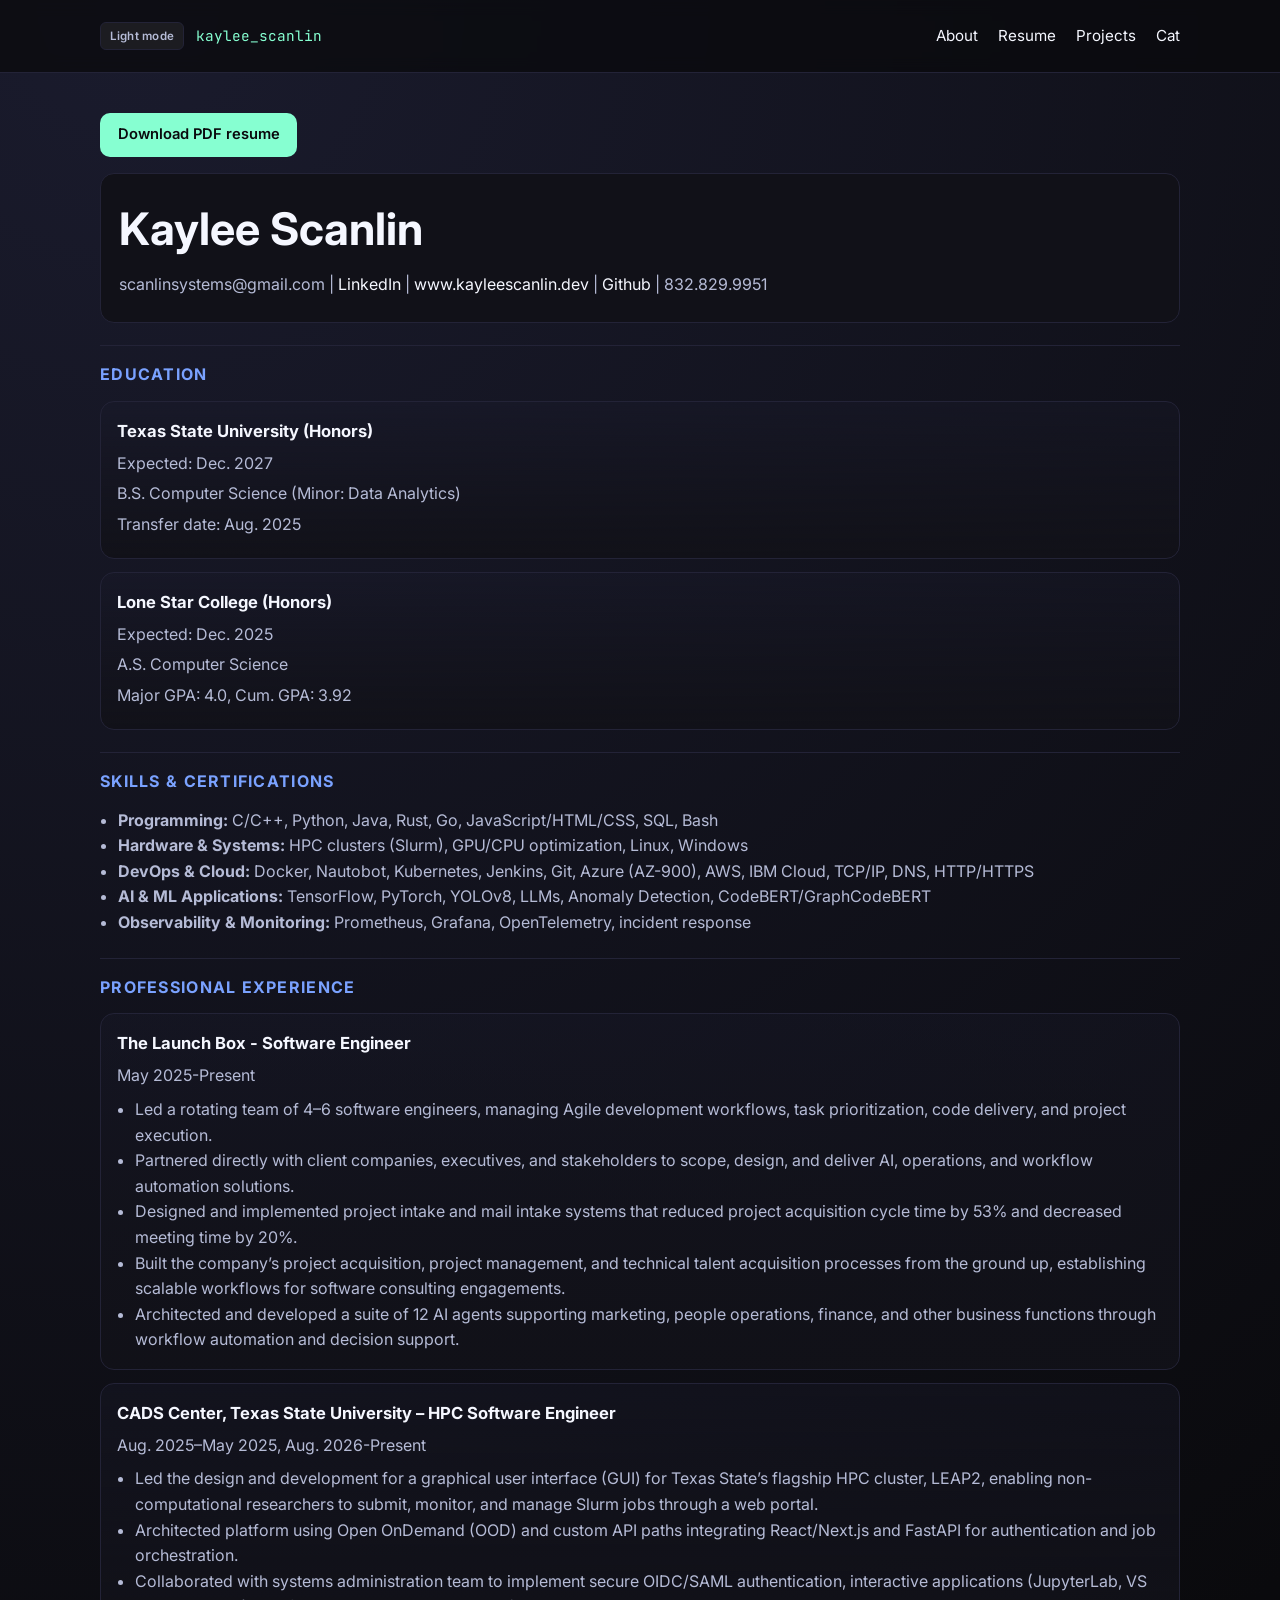
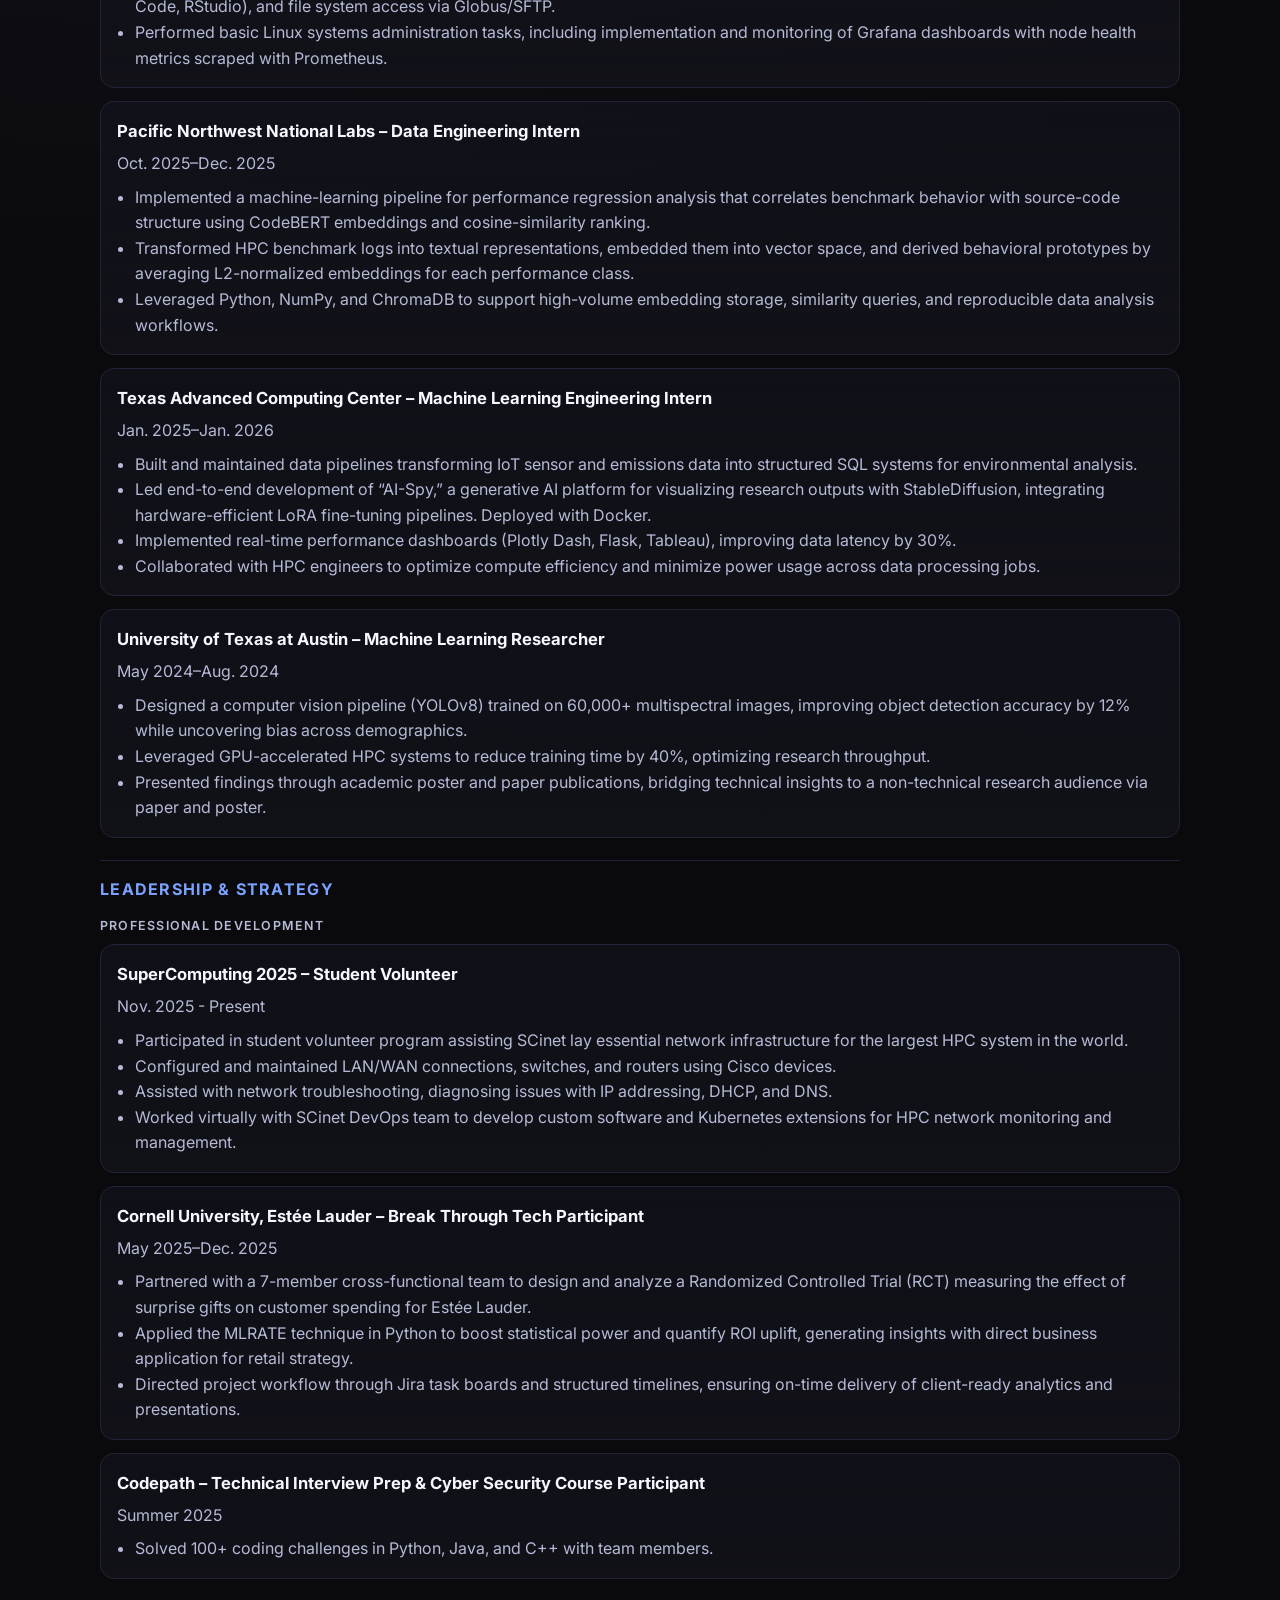
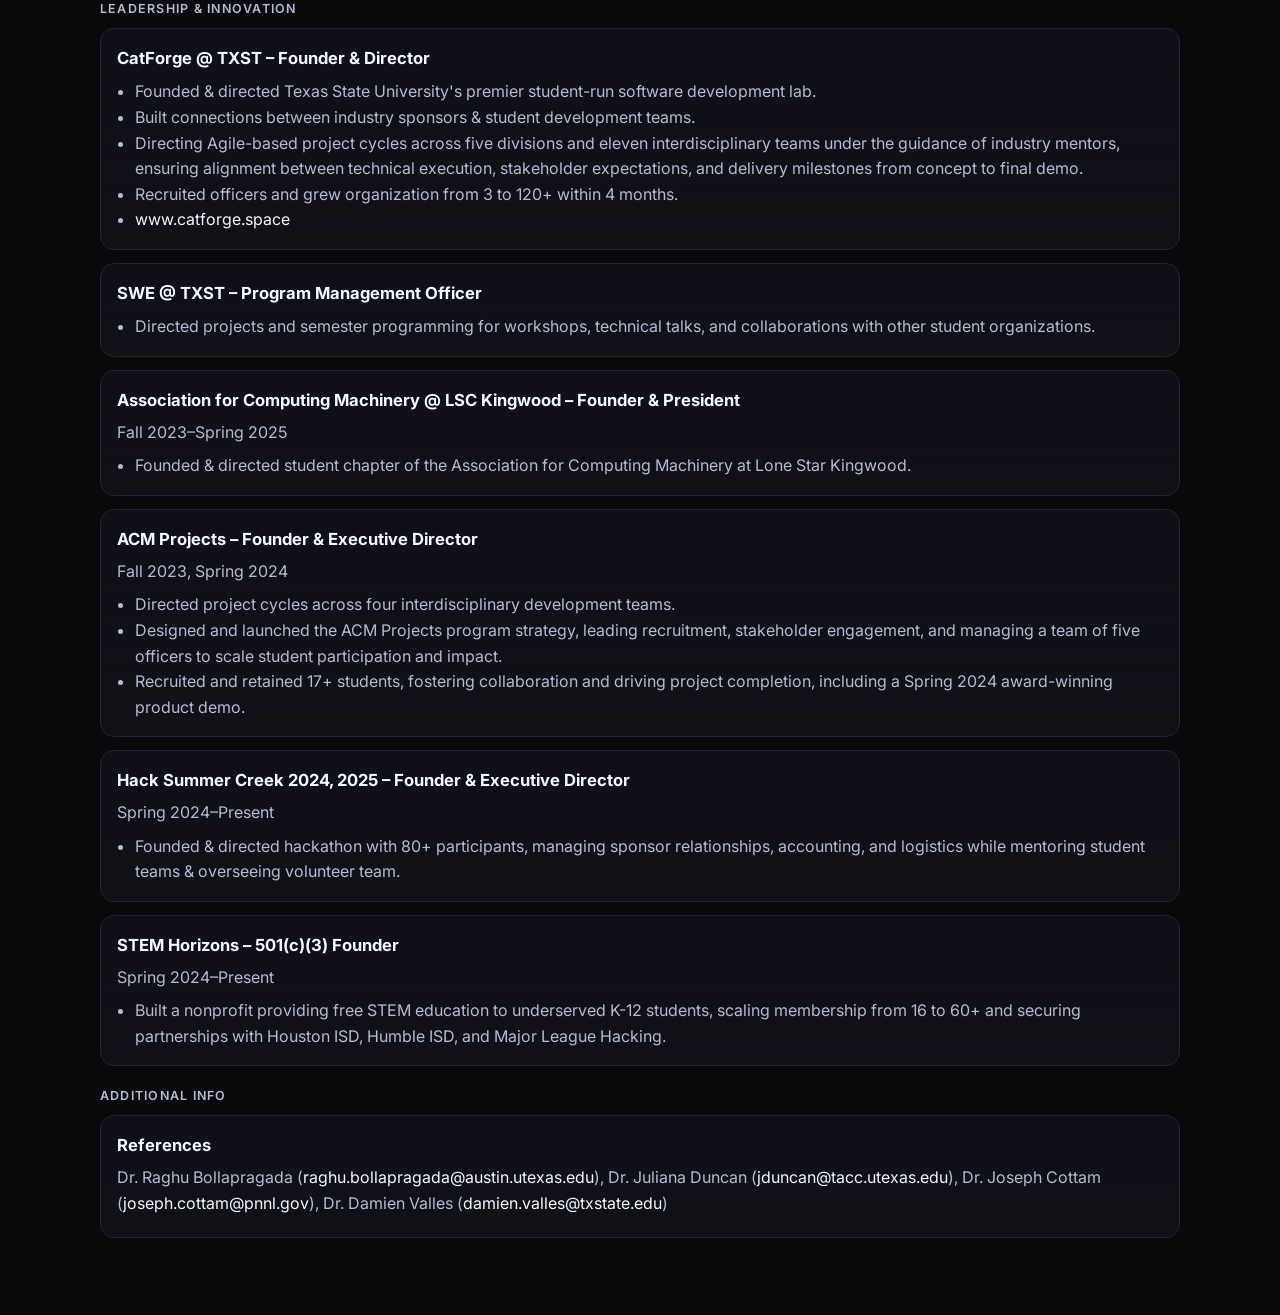
<file: pages/resume.html>
<!DOCTYPE html>
<html lang="en">
<head>
  <meta charset="UTF-8" />
  <meta name="viewport" content="width=device-width, initial-scale=1.0" />
  <script>
    (function () {
      try {
        if (localStorage.getItem("site-theme") === "retro") {
          document.documentElement.setAttribute("data-theme", "retro");
        }
      } catch (_) {}
    })();
  </script>
  <link rel="stylesheet" href="/assets/css/theme.css" />
  <link rel="stylesheet" href="/assets/css/retro-light.css" />
  <!-- TODO: add og:image + description when main site cards are finalized -->
  <title>Kaylee Scanlin Resume</title>
  <style>
    /* TODO: swap @import for link preload if CLS still shows up on slow 3G */
    @import url("https://fonts.googleapis.com/css2?family=Inter:wght@400;500;600;700;800&family=JetBrains+Mono:wght@400;500;700&display=swap");
    :root {
      --bg: #0a0a0d; --text: #f5f7ff; --muted: #b5bbd6; --line: #232337; --accent: #86ffd1; --card: #111118;
    }
    * { box-sizing: border-box; }
    html, body {
      margin: 0; padding: 0; color: var(--text); line-height: 1.6; font-family: Inter, system-ui, sans-serif;
      background: radial-gradient(circle at 10% 0%, #1a1b2d 0%, var(--bg) 42%);
    }
    a { color: var(--text); text-decoration: none; }
    a:hover { color: var(--accent); }
    .container { width: min(1080px, 92vw); margin: 0 auto; }
    .site-header { position: sticky; top: 0; z-index: 20; backdrop-filter: blur(8px); background: rgba(10,10,13,.75); border-bottom: 1px solid var(--line); }
    .nav { min-height: 72px; display: flex; align-items: center; justify-content: space-between; gap: 1rem; }
    .brand { font-family: "JetBrains Mono", monospace; font-size: .9rem; color: var(--accent); }
    .brand::before { content: "kaylee_scanlin"; }
    .nav-links { display: flex; gap: 1.25rem; font-size: .95rem; }
    .active { color: var(--accent); }
    main.container { padding: 2.5rem 0 4rem; }
    header.resume-head {
      border: 1px solid var(--line); border-radius: 14px; padding: 1.2rem 1.1rem; background: var(--card); margin-bottom: 1rem;
    }
    h1 { margin: 0 0 .45rem; font-size: clamp(2rem, 5vw, 2.8rem); }
    h2 {
      margin: 1.4rem 0 .8rem; font-size: 1rem; color: #7aa2ff; text-transform: uppercase; letter-spacing: .08em;
      border-top: 1px solid var(--line); padding-top: 1rem;
    }
    article {
      border: 1px solid var(--line); border-radius: 14px; padding: 1rem; margin-bottom: .8rem;
      background: linear-gradient(180deg, rgba(26,27,45,.32), rgba(17,17,24,.95));
    }
    h3 { margin: 0 0 .4rem; font-size: 1.04rem; }
    p, li { color: var(--muted); }
    p { margin: .3rem 0; }
    ul { margin: .5rem 0 0; padding-left: 1.1rem; }
    h3.resume-section-label {
      margin: 1.25rem 0 .55rem; font-size: .78rem; color: var(--muted); text-transform: uppercase;
      letter-spacing: .1em; font-weight: 600;
    }
    h2 + h3.resume-section-label { margin-top: .5rem; }
    .resume-download-wrap { margin-bottom: 1rem; }
    .resume-download {
      display: inline-flex; align-items: center; gap: .5rem; padding: .65rem 1.1rem;
      font-size: .92rem; font-weight: 600; font-family: inherit;
      color: var(--bg); background: var(--accent); border: none; border-radius: 10px;
      text-decoration: none; cursor: pointer; transition: filter .15s ease, transform .15s ease;
    }
    .resume-download:hover { color: var(--bg); filter: brightness(1.08); transform: translateY(-1px); }
    @media (max-width: 720px) {
      /* FIXME: hamburger still deferred; match breakpoint with index.html */
      .nav { flex-direction: column; align-items: flex-start; justify-content: center; padding: .7rem 0; }
    }
    article[id]:target, section[id]:target, #resume-pdf-download:target {
      scroll-margin-top: 5.5rem;
      box-shadow: 0 0 0 2px rgba(134, 255, 209, 0.35);
    }
  </style>
</head>
<body>
  <!-- HACK: duplicate header markup; DRY with snippet or SSI later -->
  <header class="site-header">
    <nav class="nav container">
      <div class="nav-start">
        <button type="button" id="themeToggle" class="theme-toggle" aria-pressed="false">Light mode</button>
        <a class="brand" href="/"></a>
      </div>
      <div id="navLinks" class="nav-links">
        <a href="/index.html">About</a>
        <a href="/pages/resume.html">Resume</a>
        <a href="/pages/projects.html">Projects</a>
        <a href="/pages/cat-pictures.html">Cat</a>
      </div>
    </nav>
  </header>

  <main class="container">
    <div id="resume-pdf-download" class="resume-download-wrap">
      <!-- TODO: confirm asset path after folder reorg (see ticket re static/) -->
      <a
        class="resume-download"
        href="/assets/css/static/files/Scanlin_Kaylee_Resume_Spring2026.pdf"
        download="Scanlin_Kaylee_Resume_Spring2026.pdf"
      >Download PDF resume</a>
    </div>
    <header class="resume-head">
      <h1>Kaylee Scanlin</h1>
      <p>
        scanlinsystems@gmail.com |
        <a href="https://www.linkedin.com/in/kaylee-scanlin-6815b8284/">LinkedIn</a> |
        <a href="https://www.kayleescanlin.dev">www.kayleescanlin.dev</a> |
        <a href="https://github.com/kscnl1n?tab=repositories">Github</a> |
        832.829.9951
      </p>
    </header>

    <!-- TODO: keep web copy in sync with PDF after each career fair update -->
    <section id="resume-education">
      <h2>Education</h2>

      <article id="resume-edu-txstate">
        <h3>Texas State University (Honors)</h3>
        <p>Expected: Dec. 2027</p>
        <p>B.S. Computer Science (Minor: Data Analytics)</p>
        <p>Transfer date: Aug. 2025</p>
      </article>

      <article id="resume-edu-lonestar">
        <h3>Lone Star College (Honors)</h3>
        <p>Expected: Dec. 2025</p>
        <p>A.S. Computer Science</p>
        <p>Major GPA: 4.0, Cum. GPA: 3.92</p>
      </article>
    </section>

    <section id="resume-skills">
      <!-- consider: collapsible skill groups on mobile -->
      <h2>Skills &amp; Certifications</h2>
      <ul>
        <li><strong>Programming:</strong> C/C++, Python, Java, Rust, Go, JavaScript/HTML/CSS, SQL, Bash</li>
        <li><strong>Hardware &amp; Systems:</strong> HPC clusters (Slurm), GPU/CPU optimization, Linux, Windows</li>
        <li><strong>DevOps &amp; Cloud:</strong> Docker, Nautobot, Kubernetes, Jenkins, Git, Azure (AZ-900), AWS, IBM Cloud, TCP/IP, DNS, HTTP/HTTPS</li>
        <li><strong>AI &amp; ML Applications:</strong> TensorFlow, PyTorch, YOLOv8, LLMs, Anomaly Detection, CodeBERT/GraphCodeBERT</li>
        <li><strong>Observability &amp; Monitoring:</strong> Prometheus, Grafana, OpenTelemetry, incident response</li>
      </ul>
    </section>

    <section id="resume-experience">
      <h2>Professional Experience</h2>

      <!-- TODO: add anchor links from projects page for LEAP2 case study -->

      <article id="resume-exp-tlb">
        <h3>The Launch Box - Software Engineer</h3>
        <p>May 2025-Present</p>
        <ul>
          <li>Led a rotating team of 4–6 software engineers, managing Agile development workflows, task prioritization, code delivery, and project execution.</li>
          <li>Partnered directly with client companies, executives, and stakeholders to scope, design, and deliver AI, operations, and workflow automation solutions.</li>
          <li>Designed and implemented project intake and mail intake systems that reduced project acquisition cycle time by 53% and decreased meeting time by 20%.</li>
          <li>Built the company’s project acquisition, project management, and technical talent acquisition processes from the ground up, establishing scalable workflows for software consulting engagements.</li>
          <li>Architected and developed a suite of 12 AI agents supporting marketing, people operations, finance, and other business functions through workflow automation and decision support.</li>
        </ul>

      </article>

      <article id="resume-exp-cads-leap2">
        <h3>CADS Center, Texas State University – HPC Software Engineer</h3>
        <p>Aug. 2025–May 2025, Aug. 2026-Present</p>
        <ul>
          <li>Led the design and development for a graphical user interface (GUI) for Texas State’s flagship HPC cluster, LEAP2, enabling non-computational researchers to submit, monitor, and manage Slurm jobs through a web portal.</li>
          <li>Architected platform using Open OnDemand (OOD) and custom API paths integrating React/Next.js and FastAPI for authentication and job orchestration.</li>
          <li>Collaborated with systems administration team to implement secure OIDC/SAML authentication, interactive applications (JupyterLab, VS Code, RStudio), and file system access via Globus/SFTP.</li>
          <li>Performed basic Linux systems administration tasks, including implementation and monitoring of Grafana dashboards with node health metrics scraped with Prometheus.</li>
        </ul>
      </article>

      <article id="resume-exp-pnnl">
        <h3>Pacific Northwest National Labs – Data Engineering Intern</h3>
        <p>Oct. 2025–Dec. 2025</p>
        <ul>
          <li>Implemented a machine-learning pipeline for performance regression analysis that correlates benchmark behavior with source-code structure using CodeBERT embeddings and cosine-similarity ranking.</li>
          <li>Transformed HPC benchmark logs into textual representations, embedded them into vector space, and derived behavioral prototypes by averaging L2-normalized embeddings for each performance class.</li>
          <li>Leveraged Python, NumPy, and ChromaDB to support high-volume embedding storage, similarity queries, and reproducible data analysis workflows.</li>
        </ul>
      </article>

      <article id="resume-exp-tacc">
        <h3>Texas Advanced Computing Center – Machine Learning Engineering Intern</h3>
        <p>Jan. 2025–Jan. 2026</p>
        <ul>
          <li>Built and maintained data pipelines transforming IoT sensor and emissions data into structured SQL systems for environmental analysis.</li>
          <li>Led end-to-end development of “AI-Spy,” a generative AI platform for visualizing research outputs with StableDiffusion, integrating hardware-efficient LoRA fine-tuning pipelines. Deployed with Docker.</li>
          <li>Implemented real-time performance dashboards (Plotly Dash, Flask, Tableau), improving data latency by 30%.</li>
          <li>Collaborated with HPC engineers to optimize compute efficiency and minimize power usage across data processing jobs.</li>
        </ul>
      </article>

      <article id="resume-exp-ut-ml">
        <h3>University of Texas at Austin – Machine Learning Researcher</h3>
        <p>May 2024–Aug. 2024</p>
        <ul>
          <li>Designed a computer vision pipeline (YOLOv8) trained on 60,000+ multispectral images, improving object detection accuracy by 12% while uncovering bias across demographics.</li>
          <li>Leveraged GPU-accelerated HPC systems to reduce training time by 40%, optimizing research throughput.</li>
          <li>Presented findings through academic poster and paper publications, bridging technical insights to a non-technical research audience via paper and poster.</li>
        </ul>
      </article>
    </section>

    <!-- NOTE: leadership section is long; print CSS would help -->
    <section id="resume-leadership">
      <h2>Leadership &amp; Strategy</h2>

      <h3 class="resume-section-label">Professional Development</h3>

      <article id="resume-lead-sc25">
        <h3>SuperComputing 2025 – Student Volunteer</h3>
        <p>Nov. 2025 - Present</p>
        <ul>
          <li>Participated in student volunteer program assisting SCinet lay essential network infrastructure for the largest HPC system in the world.</li>
          <li>Configured and maintained LAN/WAN connections, switches, and routers using Cisco devices.</li>
          <li>Assisted with network troubleshooting, diagnosing issues with IP addressing, DHCP, and DNS.</li>
          <li>Worked virtually with SCinet DevOps team to develop custom software and Kubernetes extensions for HPC network monitoring and management.</li>
        </ul>
      </article>

      <article id="resume-lead-estee-lauder">
        <h3>Cornell University, Estée Lauder – Break Through Tech Participant</h3>
        <p>May 2025–Dec. 2025</p>
        <ul>
          <li>Partnered with a 7-member cross-functional team to design and analyze a Randomized Controlled Trial (RCT) measuring the effect of surprise gifts on customer spending for Estée Lauder.</li>
          <li>Applied the MLRATE technique in Python to boost statistical power and quantify ROI uplift, generating insights with direct business application for retail strategy.</li>
          <li>Directed project workflow through Jira task boards and structured timelines, ensuring on-time delivery of client-ready analytics and presentations.</li>
        </ul>
      </article>

      <article id="resume-lead-codepath">
        <h3>Codepath – Technical Interview Prep &amp; Cyber Security Course Participant</h3>
        <p>Summer 2025</p>
        <ul>
          <li>Solved 100+ coding challenges in Python, Java, and C++ with team members.</li>
        </ul>
      </article>

      <h3 class="resume-section-label">Leadership &amp; Innovation</h3>

      <article id="resume-lead-catforge">
        <h3>CatForge @ TXST – Founder &amp; Director</h3>
        <ul>
          <li>Founded &amp; directed Texas State University&apos;s premier student-run software development lab.</li>
          <li>Built connections between industry sponsors &amp; student development teams.</li>
          <li>Directing Agile-based project cycles across five divisions and eleven interdisciplinary teams under the guidance of industry mentors, ensuring alignment between technical execution, stakeholder expectations, and delivery milestones from concept to final demo.</li>
          <li>Recruited officers and grew organization from 3 to 120+ within 4 months.</li>
          <li><a href="https://www.catforge.space" rel="noopener noreferrer">www.catforge.space</a></li>
        </ul>
      </article>

      <article id="resume-lead-swe-txst">
        <h3>SWE @ TXST – Program Management Officer</h3>
        <ul>
          <li>Directed projects and semester programming for workshops, technical talks, and collaborations with other student organizations.</li>
        </ul>
      </article>

      <article id="resume-lead-acm-kingwood">
        <h3>Association for Computing Machinery @ LSC Kingwood – Founder &amp; President</h3>
        <p>Fall 2023–Spring 2025</p>
        <ul>
          <li>Founded &amp; directed student chapter of the Association for Computing Machinery at Lone Star Kingwood.</li>
        </ul>
      </article>

      <article id="resume-lead-acm-projects">
        <h3>ACM Projects – Founder &amp; Executive Director</h3>
        <p>Fall 2023, Spring 2024</p>
        <ul>
          <li>Directed project cycles across four interdisciplinary development teams.</li>
          <li>Designed and launched the ACM Projects program strategy, leading recruitment, stakeholder engagement, and managing a team of five officers to scale student participation and impact.</li>
          <li>Recruited and retained 17+ students, fostering collaboration and driving project completion, including a Spring 2024 award-winning product demo.</li>
        </ul>
      </article>

      <article id="resume-lead-hack-sc">
        <h3>Hack Summer Creek 2024, 2025 – Founder &amp; Executive Director</h3>
        <p>Spring 2024–Present</p>
        <ul>
          <li>Founded &amp; directed hackathon with 80+ participants, managing sponsor relationships, accounting, and logistics while mentoring student teams &amp; overseeing volunteer team.</li>
        </ul>
      </article>

      <article id="resume-lead-stem-horizons"><a href="https://www.stemhorizons.academy/home">
        <h3>STEM Horizons – 501(c)(3) Founder</h3>
        <p>Spring 2024–Present</p>
        <ul>
          <li>Built a nonprofit providing free STEM education to underserved K-12 students, scaling membership from 16 to 60+ and securing partnerships with Houston ISD, Humble ISD, and Major League Hacking.</li>
        </ul>
      </article></a>

      <h3 class="resume-section-label">Additional Info</h3>

      <article id="resume-refs">
        <!-- FIXME: mailto spam risk; obfuscate or move behind contact form -->
        <h3>References</h3>
        <p>
          Dr. Raghu Bollapragada (<a href="mailto:raghu.bollapragada@austin.utexas.edu">raghu.bollapragada@austin.utexas.edu</a>),
          Dr. Juliana Duncan (<a href="mailto:jduncan@tacc.utexas.edu">jduncan@tacc.utexas.edu</a>),
          Dr. Joseph Cottam (<a href="mailto:joseph.cottam@pnnl.gov">joseph.cottam@pnnl.gov</a>),
          Dr. Damien Valles (<a href="mailto:damien.valles@txstate.edu">damien.valles@txstate.edu</a>)
        </p>
      </article>
    </section>
  </main>
  <script src="/assets/js/theme.js" defer></script>
</body>
</html>
</file>
<file: assets/css/theme.css>
/* Theme toggle + nav layout (works in dark and retro modes) */
.nav-start {
  display: flex;
  align-items: center;
  gap: 0.75rem;
  flex-shrink: 0;
}

.theme-toggle {
  font-family: inherit;
  font-size: 0.72rem;
  font-weight: 600;
  letter-spacing: 0.02em;
  padding: 0.35rem 0.55rem;
  border-radius: 6px;
  border: 1px solid var(--line, #232337);
  background: rgba(255, 255, 255, 0.06);
  color: var(--muted, #b5bbd6);
  cursor: pointer;
  white-space: nowrap;
  transition: color 0.15s ease, border-color 0.15s ease, background 0.15s ease;
}

.theme-toggle:hover {
  color: var(--accent, #86ffd1);
  border-color: var(--accent, #86ffd1);
}

.theme-toggle:focus-visible {
  outline: 2px solid var(--accent, #86ffd1);
  outline-offset: 2px;
}

@media (max-width: 720px) {
  .nav-start {
    width: 100%;
    justify-content: flex-start;
  }
}
</file>
<file: assets/css/retro-light.css>
/* Early-internet light mode — inspired by classic personal homepages */
html[data-theme="retro"] {
  --bg: #fff3e8;
  --panel: #f1e5db;
  --panel-soft: #f1e5db;
  --card: #e1c7f8;
  --text: #000000;
  --muted: #333333;
  --line: #000000;
  --accent: #0000ee;
  --accent-2: #0000ee;
  color-scheme: light;
}

html[data-theme="retro"],
html[data-theme="retro"] body {
  background: #ffffff !important;
  color: var(--text) !important;
  font-family: "Arial", sans-serif !important;
  line-height: 1.5 !important;
}

html[data-theme="retro"] a {
  color: #0000ee !important;
  text-decoration: underline !important;
}

html[data-theme="retro"] a:visited {
  color: #551a8b !important;
}

html[data-theme="retro"] a:hover {
  color: #0000ee !important;
  opacity: 1 !important;
}

html[data-theme="retro"] .site-header {
  position: static !important;
  backdrop-filter: none !important;
  background: #ffffff !important;
  border-bottom: 2px solid #000000 !important;
}

html[data-theme="retro"] .nav {
  min-height: auto !important;
  padding: 0.5rem 0 !important;
  align-items: flex-start !important;
}

html[data-theme="retro"] .brand {
  font-family: "Arial", sans-serif !important;
  font-size: 1rem !important;
  font-weight: 700 !important;
  color: #000000 !important;
  text-decoration: none !important;
}

html[data-theme="retro"] .brand:hover {
  color: #0000ee !important;
}

html[data-theme="retro"] .nav-links {
  color: #000000 !important;
  font-size: 1rem !important;
}

html[data-theme="retro"] .nav-links a {
  color: #0000ee !important;
  text-decoration: underline !important;
}

html[data-theme="retro"] .nav-links a:hover,
html[data-theme="retro"] .nav-links a.active,
html[data-theme="retro"] .active {
  color: #551a8b !important;
  border-bottom-color: transparent !important;
}

html[data-theme="retro"] .theme-toggle {
  font-family: "MS Sans Serif", "Arial", sans-serif !important;
  font-size: 0.8rem !important;
  font-weight: 400 !important;
  padding: 0.2rem 0.5rem !important;
  border-radius: 0 !important;
  border: 2px outset #c0c0c0 !important;
  background: #c0c0c0 !important;
  color: #000000 !important;
  box-shadow: none !important;
}

html[data-theme="retro"] .theme-toggle:hover {
  border-style: inset !important;
  color: #000000 !important;
}

html[data-theme="retro"] .eyebrow {
  font-family: "Courier New", Courier, monospace !important;
  color: #000000 !important;
  font-size: 0.95rem !important;
}

html[data-theme="retro"] h1,
html[data-theme="retro"] h2,
html[data-theme="retro"] h3,
html[data-theme="retro"] .t-h1,
html[data-theme="retro"] .t-h2 {
  font-family: "Times New Roman", Times, serif !important;
  color: #000000 !important;
  letter-spacing: normal !important;
  text-transform: none !important;
}

html[data-theme="retro"] h2 {
  color: #000000 !important;
  border-top: 1px solid #000000 !important;
}

html[data-theme="retro"] .lead,
html[data-theme="retro"] .t-body,
html[data-theme="retro"] .t-lead,
html[data-theme="retro"] .t-small,
html[data-theme="retro"] p,
html[data-theme="retro"] li {
  color: #000000 !important;
}

html[data-theme="retro"] .hero,
html[data-theme="retro"] .page-head {
  border-bottom: 1px solid #000000 !important;
}

html[data-theme="retro"] .btn,
html[data-theme="retro"] .resume-download {
  border-radius: 0 !important;
  border: 2px outset #c0c0c0 !important;
  background: #c0c0c0 !important;
  color: #000000 !important;
  font-family: "Arial", sans-serif !important;
  box-shadow: none !important;
  transform: none !important;
  filter: none !important;
}

html[data-theme="retro"] .btn:hover,
html[data-theme="retro"] .resume-download:hover {
  border-style: inset !important;
  color: #000000 !important;
  transform: none !important;
}

html[data-theme="retro"] .terminal {
  border-radius: 0 !important;
  border: 2px inset #808080 !important;
  background: #ffffff !important;
  box-shadow: none !important;
}

html[data-theme="retro"] .terminal-top {
  font-family: "Courier New", Courier, monospace !important;
  background: #c0c0c0 !important;
  color: #000000 !important;
  border-bottom: 1px solid #000000 !important;
}

html[data-theme="retro"] .terminal-code {
  font-family: "Courier New", Courier, monospace !important;
  color: #000000 !important;
  background: #ffffff !important;
}

html[data-theme="retro"] .panel,
html[data-theme="retro"] article,
html[data-theme="retro"] header.resume-head,
html[data-theme="retro"] .search-section,
html[data-theme="retro"] .result-card,
html[data-theme="retro"] .project-card {
  border-radius: 0 !important;
  border: 1px solid #000000 !important;
  background: #ffffff !important;
  box-shadow: none !important;
}

html[data-theme="retro"] .project-card:hover,
html[data-theme="retro"] a.result-card:hover {
  border-color: #000000 !important;
  box-shadow: none !important;
  transform: none !important;
}

html[data-theme="retro"] .project-card__title,
html[data-theme="retro"] .project-card__body,
html[data-theme="retro"] .result-title,
html[data-theme="retro"] .result-summary,
html[data-theme="retro"] .result-meta {
  color: #000000 !important;
}

html[data-theme="retro"] .project-card__meta,
html[data-theme="retro"] .search-label,
html[data-theme="retro"] .t-h2 {
  color: #000000 !important;
  font-family: "Arial", sans-serif !important;
  text-transform: none !important;
}

html[data-theme="retro"] .project-tags li {
  border-radius: 0 !important;
  border: 1px solid #000000 !important;
  background: #f0f0f0 !important;
  color: #000000 !important;
  font-family: "Arial", sans-serif !important;
}

html[data-theme="retro"] .search-input,
html[data-theme="retro"] #projectSearch {
  border-radius: 0 !important;
  border: 2px inset #808080 !important;
  background: #ffffff !important;
  color: #000000 !important;
  font-family: "Arial", sans-serif !important;
}

html[data-theme="retro"] .search-input:focus,
html[data-theme="retro"] #projectSearch:focus {
  outline: 1px dotted #000000 !important;
  box-shadow: none !important;
}

html[data-theme="retro"] .site-footer {
  border-top: 2px solid #000000 !important;
  color: #000000 !important;
}

html[data-theme="retro"] .gallery a {
  border-radius: 0 !important;
  border: 1px solid #000000 !important;
  background: #ffffff !important;
}

html[data-theme="retro"] .gallery a:hover {
  transform: none !important;
  border-color: #0000ee !important;
}

html[data-theme="retro"] .secret-fungus {
  color: #333333 !important;
}

html[data-theme="retro"] h3.resume-section-label {
  font-family: "Arial", sans-serif !important;
  color: #000000 !important;
}

html[data-theme="retro"] section[id]:target,
html[data-theme="retro"] article[id]:target,
html[data-theme="retro"] .project-card[id]:target,
html[data-theme="retro"] section#about-hero:target,
html[data-theme="retro"] article.panel:target {
  box-shadow: none !important;
  outline: 2px dotted #000000 !important;
  outline-offset: 2px;
}

html[data-theme="retro"] .skip-link:focus {
  border-radius: 0 !important;
  border: 2px solid #000000 !important;
}
</file>
